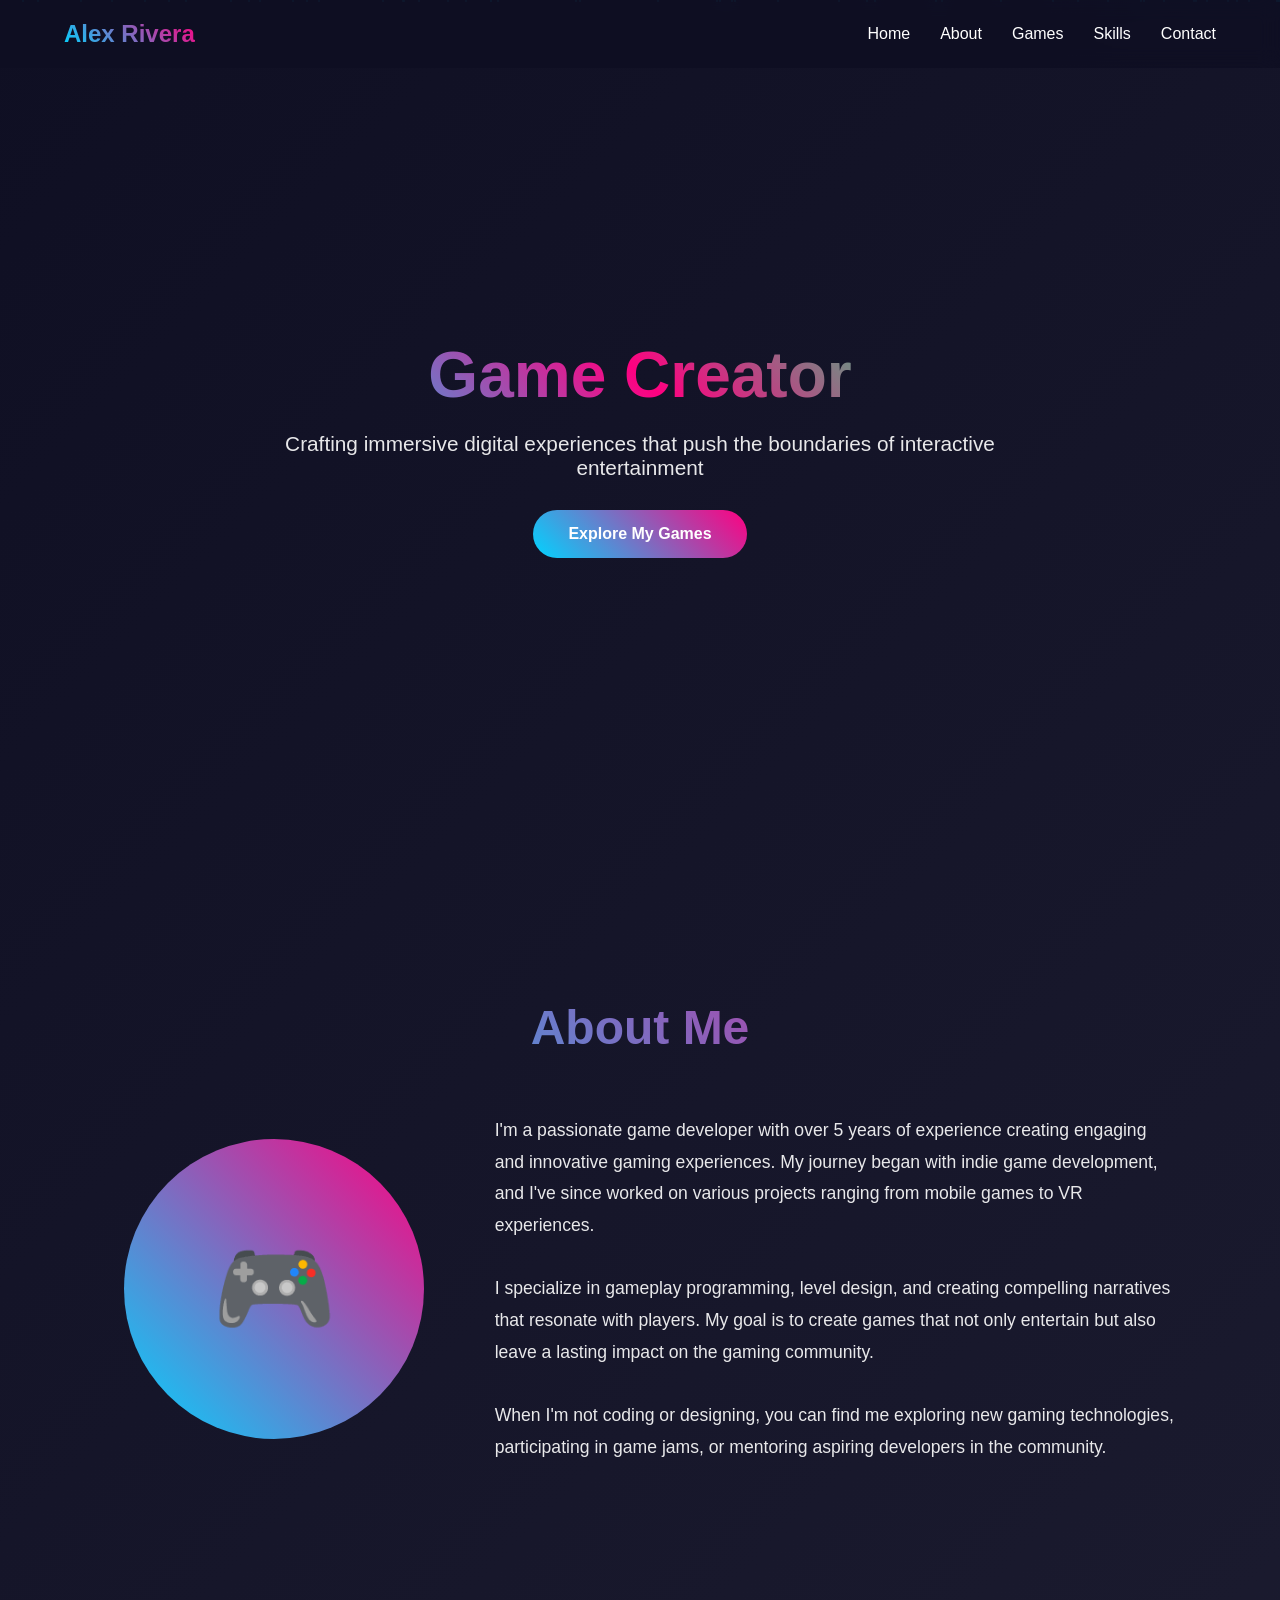
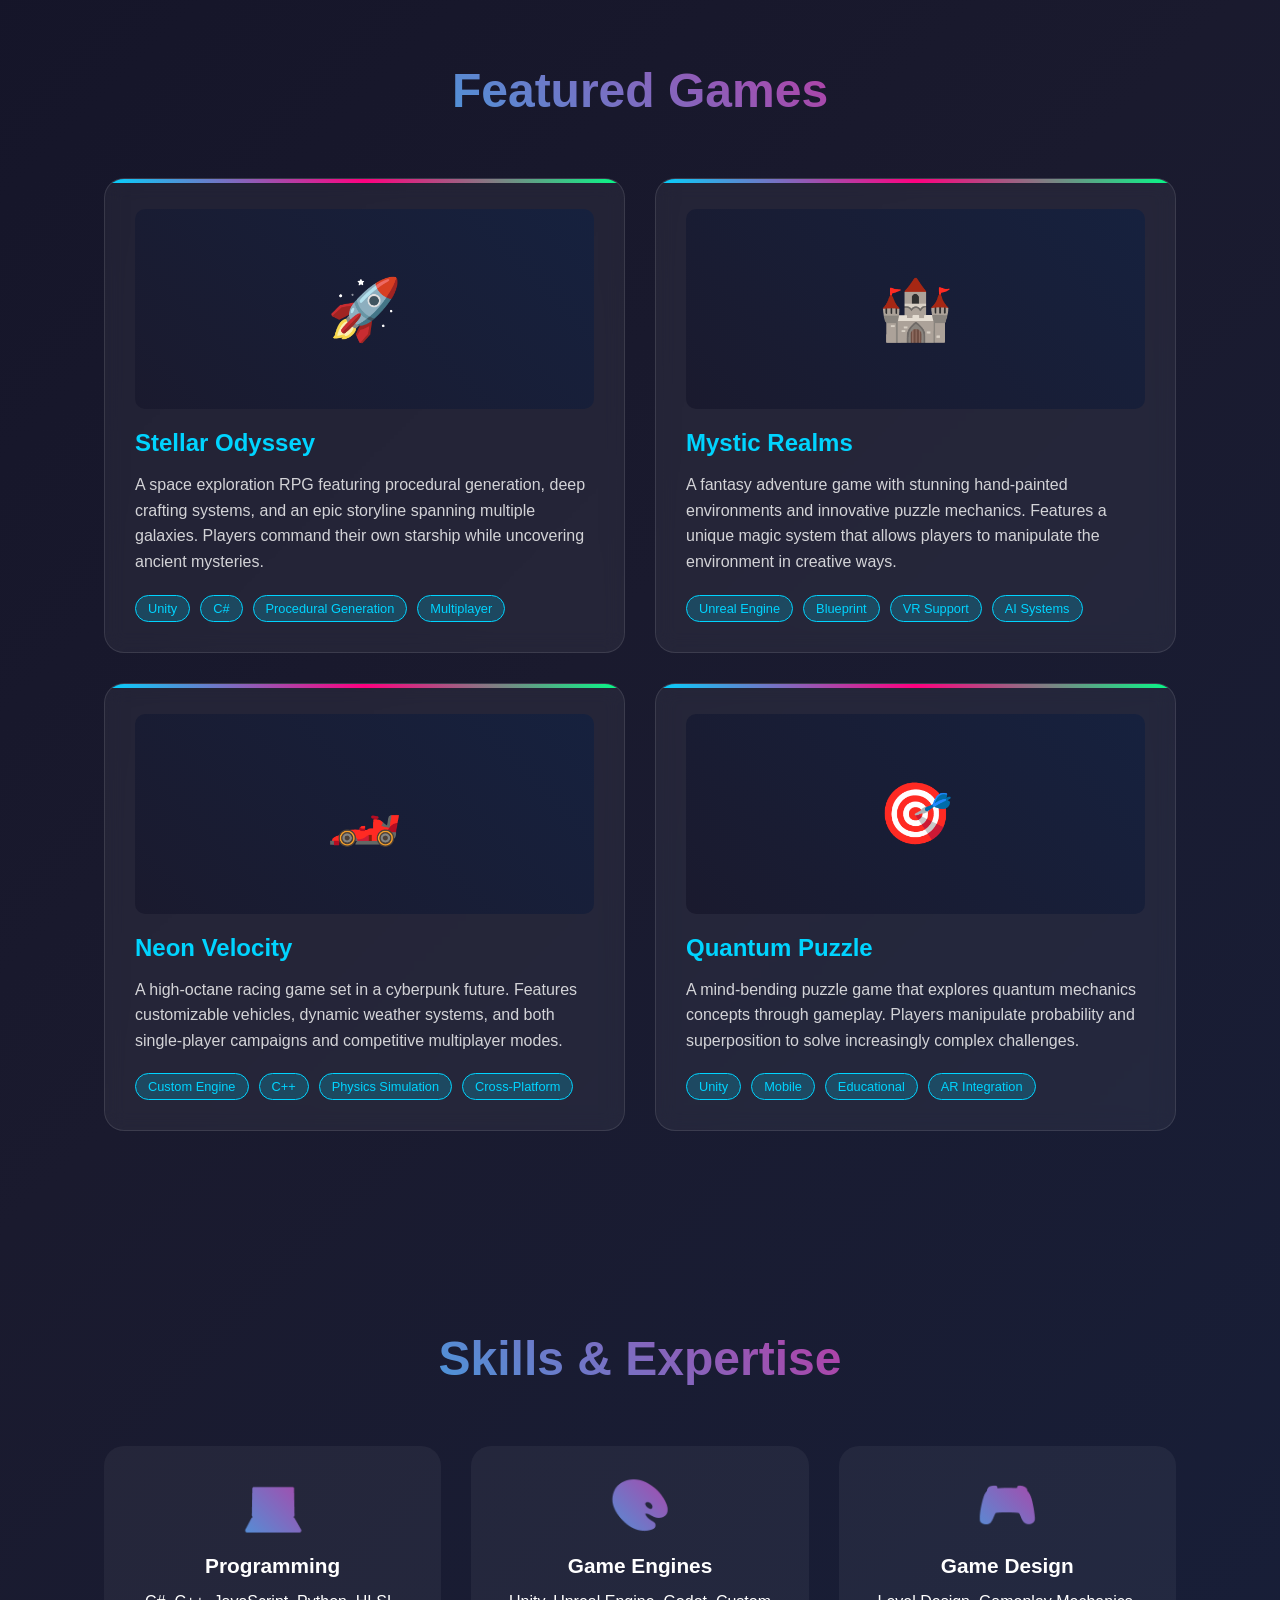
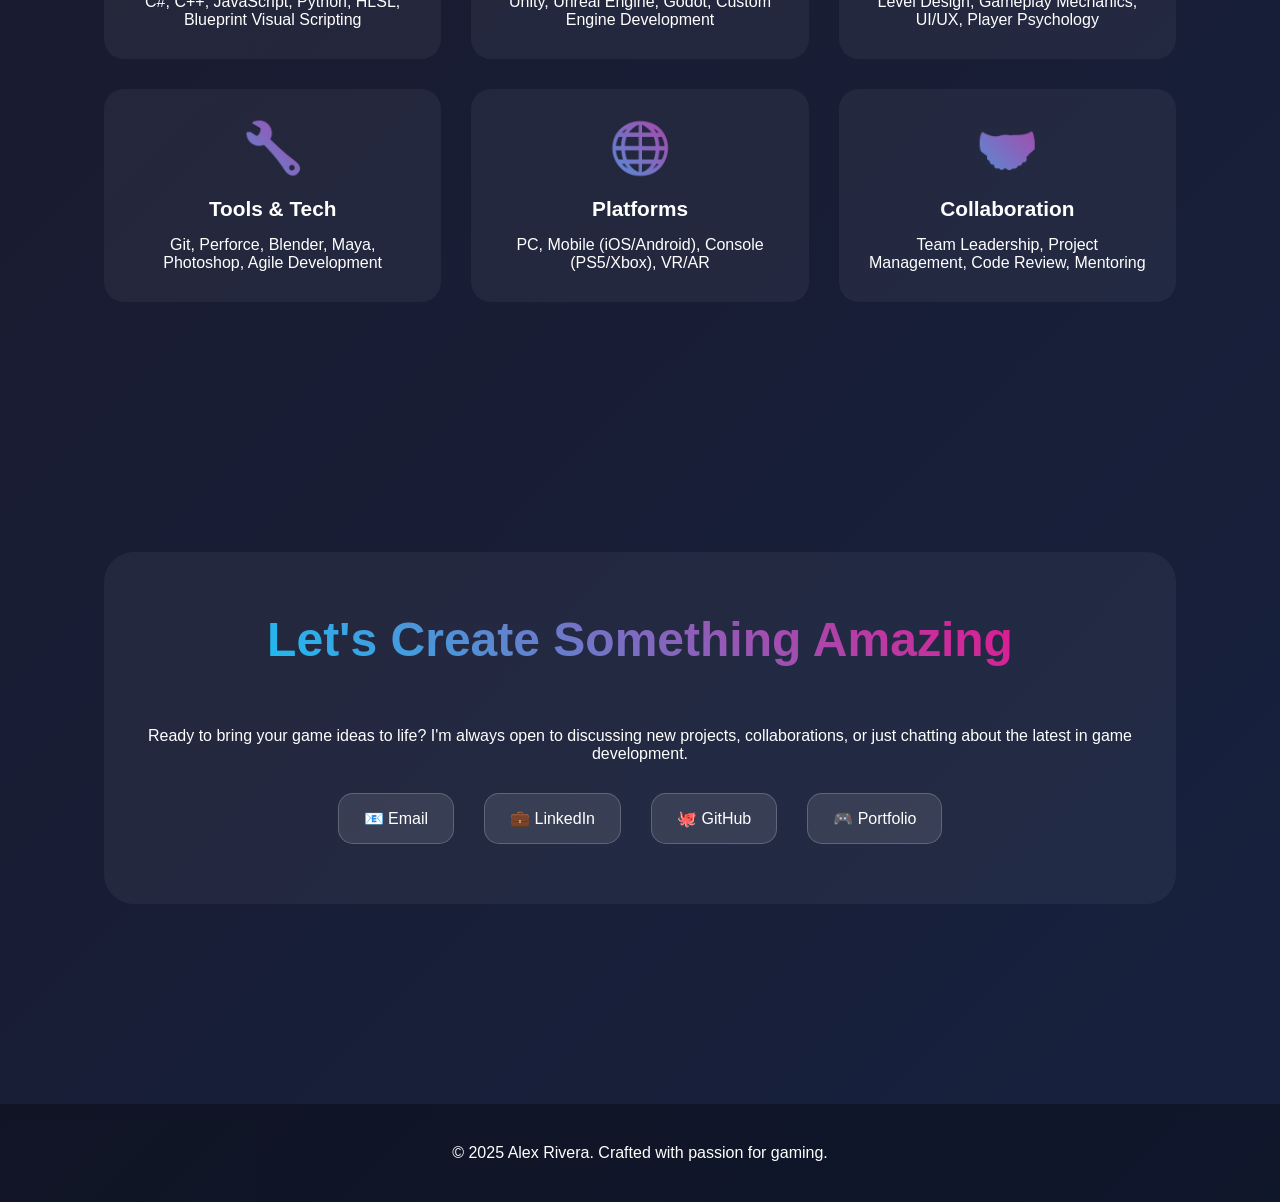
<file: game_creator_portfolio.html>
<!DOCTYPE html>
<html lang="en">
<head>
    <meta charset="UTF-8">
    <meta name="viewport" content="width=device-width, initial-scale=1.0">
    <title>Alex Rivera - Game Creator</title>
    <style>
        * {
            margin: 0;
            padding: 0;
            box-sizing: border-box;
        }

        body {
            font-family: 'Segoe UI', Tahoma, Geneva, Verdana, sans-serif;
            background: linear-gradient(135deg, #0f0f23 0%, #1a1a2e 50%, #16213e 100%);
            color: #ffffff;
            overflow-x: hidden;
        }

        /* Animated background particles */
        .particles {
            position: fixed;
            top: 0;
            left: 0;
            width: 100%;
            height: 100%;
            pointer-events: none;
            z-index: -1;
        }

        .particle {
            position: absolute;
            width: 2px;
            height: 2px;
            background: #00d4ff;
            border-radius: 50%;
            animation: float 6s infinite linear;
        }

        @keyframes float {
            0% { transform: translateY(100vh) rotate(0deg); opacity: 0; }
            10% { opacity: 1; }
            90% { opacity: 1; }
            100% { transform: translateY(-100px) rotate(360deg); opacity: 0; }
        }

        /* Navigation */
        nav {
            position: fixed;
            top: 0;
            width: 100%;
            padding: 20px 5%;
            background: rgba(15, 15, 35, 0.9);
            backdrop-filter: blur(10px);
            z-index: 1000;
            transition: all 0.3s ease;
        }

        nav.scrolled {
            padding: 15px 5%;
            background: rgba(15, 15, 35, 0.95);
        }

        .nav-container {
            display: flex;
            justify-content: space-between;
            align-items: center;
            max-width: 1200px;
            margin: 0 auto;
        }

        .logo {
            font-size: 24px;
            font-weight: bold;
            background: linear-gradient(45deg, #00d4ff, #ff0080);
            -webkit-background-clip: text;
            -webkit-text-fill-color: transparent;
            background-clip: text;
        }

        .nav-links {
            display: flex;
            list-style: none;
            gap: 30px;
        }

        .nav-links a {
            color: #ffffff;
            text-decoration: none;
            transition: all 0.3s ease;
            position: relative;
        }

        .nav-links a:hover {
            color: #00d4ff;
        }

        .nav-links a::after {
            content: '';
            position: absolute;
            bottom: -5px;
            left: 0;
            width: 0;
            height: 2px;
            background: linear-gradient(45deg, #00d4ff, #ff0080);
            transition: width 0.3s ease;
        }

        .nav-links a:hover::after {
            width: 100%;
        }

        /* Hero Section */
        .hero {
            height: 100vh;
            display: flex;
            align-items: center;
            justify-content: center;
            text-align: center;
            position: relative;
        }

        .hero-content {
            max-width: 800px;
            padding: 0 20px;
        }

        .hero h1 {
            font-size: 4rem;
            margin-bottom: 20px;
            background: linear-gradient(45deg, #00d4ff, #ff0080, #00ff88);
            -webkit-background-clip: text;
            -webkit-text-fill-color: transparent;
            background-clip: text;
            animation: glow 2s ease-in-out infinite alternate;
        }

        @keyframes glow {
            from { filter: drop-shadow(0 0 20px rgba(0, 212, 255, 0.5)); }
            to { filter: drop-shadow(0 0 30px rgba(255, 0, 128, 0.5)); }
        }

        .hero p {
            font-size: 1.3rem;
            margin-bottom: 30px;
            opacity: 0.9;
        }

        .cta-button {
            display: inline-block;
            padding: 15px 35px;
            background: linear-gradient(45deg, #00d4ff, #ff0080);
            color: white;
            text-decoration: none;
            border-radius: 50px;
            font-weight: bold;
            transition: all 0.3s ease;
            position: relative;
            overflow: hidden;
        }

        .cta-button:hover {
            transform: translateY(-3px);
            box-shadow: 0 15px 35px rgba(0, 212, 255, 0.4);
        }

        .cta-button::before {
            content: '';
            position: absolute;
            top: 0;
            left: -100%;
            width: 100%;
            height: 100%;
            background: linear-gradient(90deg, transparent, rgba(255, 255, 255, 0.2), transparent);
            transition: left 0.5s;
        }

        .cta-button:hover::before {
            left: 100%;
        }

        /* Section Styles */
        .section {
            padding: 100px 5%;
            max-width: 1200px;
            margin: 0 auto;
        }

        .section h2 {
            font-size: 3rem;
            text-align: center;
            margin-bottom: 60px;
            background: linear-gradient(45deg, #00d4ff, #ff0080);
            -webkit-background-clip: text;
            -webkit-text-fill-color: transparent;
            background-clip: text;
        }

        /* About Section */
        .about-content {
            display: grid;
            grid-template-columns: 1fr 2fr;
            gap: 50px;
            align-items: center;
        }

        .about-image {
            width: 300px;
            height: 300px;
            border-radius: 50%;
            background: linear-gradient(45deg, #00d4ff, #ff0080);
            display: flex;
            align-items: center;
            justify-content: center;
            font-size: 100px;
            margin: 0 auto;
        }

        .about-text {
            font-size: 1.1rem;
            line-height: 1.8;
            opacity: 0.9;
        }

        /* Games Grid */
        .games-grid {
            display: grid;
            grid-template-columns: repeat(auto-fit, minmax(350px, 1fr));
            gap: 30px;
            margin-top: 50px;
        }

        .game-card {
            background: rgba(255, 255, 255, 0.05);
            border-radius: 20px;
            padding: 30px;
            backdrop-filter: blur(10px);
            border: 1px solid rgba(255, 255, 255, 0.1);
            transition: all 0.3s ease;
            position: relative;
            overflow: hidden;
        }

        .game-card:hover {
            transform: translateY(-10px);
            background: rgba(255, 255, 255, 0.1);
            box-shadow: 0 20px 40px rgba(0, 212, 255, 0.2);
        }

        .game-card::before {
            content: '';
            position: absolute;
            top: 0;
            left: 0;
            right: 0;
            height: 4px;
            background: linear-gradient(45deg, #00d4ff, #ff0080, #00ff88);
        }

        .game-image {
            width: 100%;
            height: 200px;
            background: linear-gradient(45deg, #1a1a2e, #16213e);
            border-radius: 10px;
            margin-bottom: 20px;
            display: flex;
            align-items: center;
            justify-content: center;
            font-size: 60px;
        }

        .game-card h3 {
            font-size: 1.5rem;
            margin-bottom: 15px;
            color: #00d4ff;
        }

        .game-card p {
            opacity: 0.8;
            line-height: 1.6;
            margin-bottom: 20px;
        }

        .tech-stack {
            display: flex;
            flex-wrap: wrap;
            gap: 10px;
        }

        .tech-tag {
            background: rgba(0, 212, 255, 0.2);
            color: #00d4ff;
            padding: 5px 12px;
            border-radius: 20px;
            font-size: 0.8rem;
            border: 1px solid #00d4ff;
        }

        /* Skills Section */
        .skills-grid {
            display: grid;
            grid-template-columns: repeat(auto-fit, minmax(250px, 1fr));
            gap: 30px;
            margin-top: 50px;
        }

        .skill-item {
            text-align: center;
            padding: 30px;
            background: rgba(255, 255, 255, 0.05);
            border-radius: 20px;
            transition: all 0.3s ease;
        }

        .skill-item:hover {
            transform: translateY(-5px);
            background: rgba(255, 255, 255, 0.1);
        }

        .skill-icon {
            font-size: 50px;
            margin-bottom: 20px;
            background: linear-gradient(45deg, #00d4ff, #ff0080);
            -webkit-background-clip: text;
            -webkit-text-fill-color: transparent;
            background-clip: text;
        }

        .skill-item h3 {
            font-size: 1.3rem;
            margin-bottom: 15px;
        }

        /* Contact Section */
        .contact {
            text-align: center;
            background: rgba(255, 255, 255, 0.05);
            border-radius: 30px;
            padding: 60px 40px;
            margin-top: 50px;
        }

        .contact-links {
            display: flex;
            justify-content: center;
            gap: 30px;
            margin-top: 30px;
        }

        .contact-link {
            display: inline-block;
            padding: 15px 25px;
            background: rgba(255, 255, 255, 0.1);
            color: white;
            text-decoration: none;
            border-radius: 15px;
            transition: all 0.3s ease;
            border: 1px solid rgba(255, 255, 255, 0.2);
        }

        .contact-link:hover {
            background: rgba(0, 212, 255, 0.2);
            border-color: #00d4ff;
            transform: translateY(-3px);
        }

        /* Footer */
        footer {
            text-align: center;
            padding: 40px 20px;
            background: rgba(0, 0, 0, 0.3);
            margin-top: 100px;
        }

        /* Responsive Design */
        @media (max-width: 768px) {
            .nav-links {
                gap: 20px;
            }
            
            .hero h1 {
                font-size: 2.5rem;
            }
            
            .section h2 {
                font-size: 2rem;
            }
            
            .about-content {
                grid-template-columns: 1fr;
                text-align: center;
            }
            
            .contact-links {
                flex-direction: column;
                align-items: center;
            }
        }
    </style>
</head>
<body>
    <!-- Animated Background -->
    <div class="particles" id="particles"></div>

    <!-- Navigation -->
    <nav id="navbar">
        <div class="nav-container">
            <div class="logo">Alex Rivera</div>
            <ul class="nav-links">
                <li><a href="#home">Home</a></li>
                <li><a href="#about">About</a></li>
                <li><a href="#games">Games</a></li>
                <li><a href="#skills">Skills</a></li>
                <li><a href="#contact">Contact</a></li>
            </ul>
        </div>
    </nav>

    <!-- Hero Section -->
    <section id="home" class="hero">
        <div class="hero-content">
            <h1>Game Creator</h1>
            <p>Crafting immersive digital experiences that push the boundaries of interactive entertainment</p>
            <a href="#games" class="cta-button">Explore My Games</a>
        </div>
    </section>

    <!-- About Section -->
    <section id="about" class="section">
        <h2>About Me</h2>
        <div class="about-content">
            <div class="about-image">🎮</div>
            <div class="about-text">
                <p>I'm a passionate game developer with over 5 years of experience creating engaging and innovative gaming experiences. My journey began with indie game development, and I've since worked on various projects ranging from mobile games to VR experiences.</p>
                <br>
                <p>I specialize in gameplay programming, level design, and creating compelling narratives that resonate with players. My goal is to create games that not only entertain but also leave a lasting impact on the gaming community.</p>
                <br>
                <p>When I'm not coding or designing, you can find me exploring new gaming technologies, participating in game jams, or mentoring aspiring developers in the community.</p>
            </div>
        </div>
    </section>

    <!-- Games Section -->
    <section id="games" class="section">
        <h2>Featured Games</h2>
        <div class="games-grid">
            <div class="game-card">
                <div class="game-image">🚀</div>
                <h3>Stellar Odyssey</h3>
                <p>A space exploration RPG featuring procedural generation, deep crafting systems, and an epic storyline spanning multiple galaxies. Players command their own starship while uncovering ancient mysteries.</p>
                <div class="tech-stack">
                    <span class="tech-tag">Unity</span>
                    <span class="tech-tag">C#</span>
                    <span class="tech-tag">Procedural Generation</span>
                    <span class="tech-tag">Multiplayer</span>
                </div>
            </div>

            <div class="game-card">
                <div class="game-image">🏰</div>
                <h3>Mystic Realms</h3>
                <p>A fantasy adventure game with stunning hand-painted environments and innovative puzzle mechanics. Features a unique magic system that allows players to manipulate the environment in creative ways.</p>
                <div class="tech-stack">
                    <span class="tech-tag">Unreal Engine</span>
                    <span class="tech-tag">Blueprint</span>
                    <span class="tech-tag">VR Support</span>
                    <span class="tech-tag">AI Systems</span>
                </div>
            </div>

            <div class="game-card">
                <div class="game-image">🏎️</div>
                <h3>Neon Velocity</h3>
                <p>A high-octane racing game set in a cyberpunk future. Features customizable vehicles, dynamic weather systems, and both single-player campaigns and competitive multiplayer modes.</p>
                <div class="tech-stack">
                    <span class="tech-tag">Custom Engine</span>
                    <span class="tech-tag">C++</span>
                    <span class="tech-tag">Physics Simulation</span>
                    <span class="tech-tag">Cross-Platform</span>
                </div>
            </div>

            <div class="game-card">
                <div class="game-image">🎯</div>
                <h3>Quantum Puzzle</h3>
                <p>A mind-bending puzzle game that explores quantum mechanics concepts through gameplay. Players manipulate probability and superposition to solve increasingly complex challenges.</p>
                <div class="tech-stack">
                    <span class="tech-tag">Unity</span>
                    <span class="tech-tag">Mobile</span>
                    <span class="tech-tag">Educational</span>
                    <span class="tech-tag">AR Integration</span>
                </div>
            </div>
        </div>
    </section>

    <!-- Skills Section -->
    <section id="skills" class="section">
        <h2>Skills & Expertise</h2>
        <div class="skills-grid">
            <div class="skill-item">
                <div class="skill-icon">💻</div>
                <h3>Programming</h3>
                <p>C#, C++, JavaScript, Python, HLSL, Blueprint Visual Scripting</p>
            </div>
            <div class="skill-item">
                <div class="skill-icon">🎨</div>
                <h3>Game Engines</h3>
                <p>Unity, Unreal Engine, Godot, Custom Engine Development</p>
            </div>
            <div class="skill-item">
                <div class="skill-icon">🎮</div>
                <h3>Game Design</h3>
                <p>Level Design, Gameplay Mechanics, UI/UX, Player Psychology</p>
            </div>
            <div class="skill-item">
                <div class="skill-icon">🔧</div>
                <h3>Tools & Tech</h3>
                <p>Git, Perforce, Blender, Maya, Photoshop, Agile Development</p>
            </div>
            <div class="skill-item">
                <div class="skill-icon">🌐</div>
                <h3>Platforms</h3>
                <p>PC, Mobile (iOS/Android), Console (PS5/Xbox), VR/AR</p>
            </div>
            <div class="skill-item">
                <div class="skill-icon">🤝</div>
                <h3>Collaboration</h3>
                <p>Team Leadership, Project Management, Code Review, Mentoring</p>
            </div>
        </div>
    </section>

    <!-- Contact Section -->
    <section id="contact" class="section">
        <div class="contact">
            <h2>Let's Create Something Amazing</h2>
            <p>Ready to bring your game ideas to life? I'm always open to discussing new projects, collaborations, or just chatting about the latest in game development.</p>
            <div class="contact-links">
                <a href="mailto:alex@gamedev.com" class="contact-link">📧 Email</a>
                <a href="#" class="contact-link">💼 LinkedIn</a>
                <a href="#" class="contact-link">🐙 GitHub</a>
                <a href="#" class="contact-link">🎮 Portfolio</a>
            </div>
        </div>
    </section>

    <!-- Footer -->
    <footer>
        <p>&copy; 2025 Alex Rivera. Crafted with passion for gaming.</p>
    </footer>

    <script>
        // Create floating particles
        function createParticles() {
            const particlesContainer = document.getElementById('particles');
            const particleCount = 50;

            for (let i = 0; i < particleCount; i++) {
                const particle = document.createElement('div');
                particle.className = 'particle';
                particle.style.left = Math.random() * 100 + '%';
                particle.style.animationDelay = Math.random() * 6 + 's';
                particle.style.animationDuration = (Math.random() * 3 + 3) + 's';
                particlesContainer.appendChild(particle);
            }
        }

        // Navbar scroll effect
        window.addEventListener('scroll', () => {
            const navbar = document.getElementById('navbar');
            if (window.scrollY > 100) {
                navbar.classList.add('scrolled');
            } else {
                navbar.classList.remove('scrolled');
            }
        });

        // Smooth scrolling for navigation links
        document.querySelectorAll('a[href^="#"]').forEach(anchor => {
            anchor.addEventListener('click', function (e) {
                e.preventDefault();
                const target = document.querySelector(this.getAttribute('href'));
                if (target) {
                    target.scrollIntoView({
                        behavior: 'smooth',
                        block: 'start'
                    });
                }
            });
        });

        // Initialize particles when page loads
        window.addEventListener('load', createParticles);

        // Add hover effects to game cards
        document.querySelectorAll('.game-card').forEach(card => {
            card.addEventListener('mouseenter', function() {
                this.style.transform = 'translateY(-10px) scale(1.02)';
            });
            
            card.addEventListener('mouseleave', function() {
                this.style.transform = 'translateY(0) scale(1)';
            });
        });

        // Intersection Observer for animations
        const observerOptions = {
            threshold: 0.1,
            rootMargin: '0px 0px -50px 0px'
        };

        const observer = new IntersectionObserver((entries) => {
            entries.forEach(entry => {
                if (entry.isIntersecting) {
                    entry.target.style.opacity = '1';
                    entry.target.style.transform = 'translateY(0)';
                }
            });
        }, observerOptions);

        // Observe sections for scroll animations
        document.querySelectorAll('.section').forEach(section => {
            section.style.opacity = '0';
            section.style.transform = 'translateY(20px)';
            section.style.transition = 'opacity 0.6s ease, transform 0.6s ease';
            observer.observe(section);
        });
    </script>
</body>
</html>
</file>
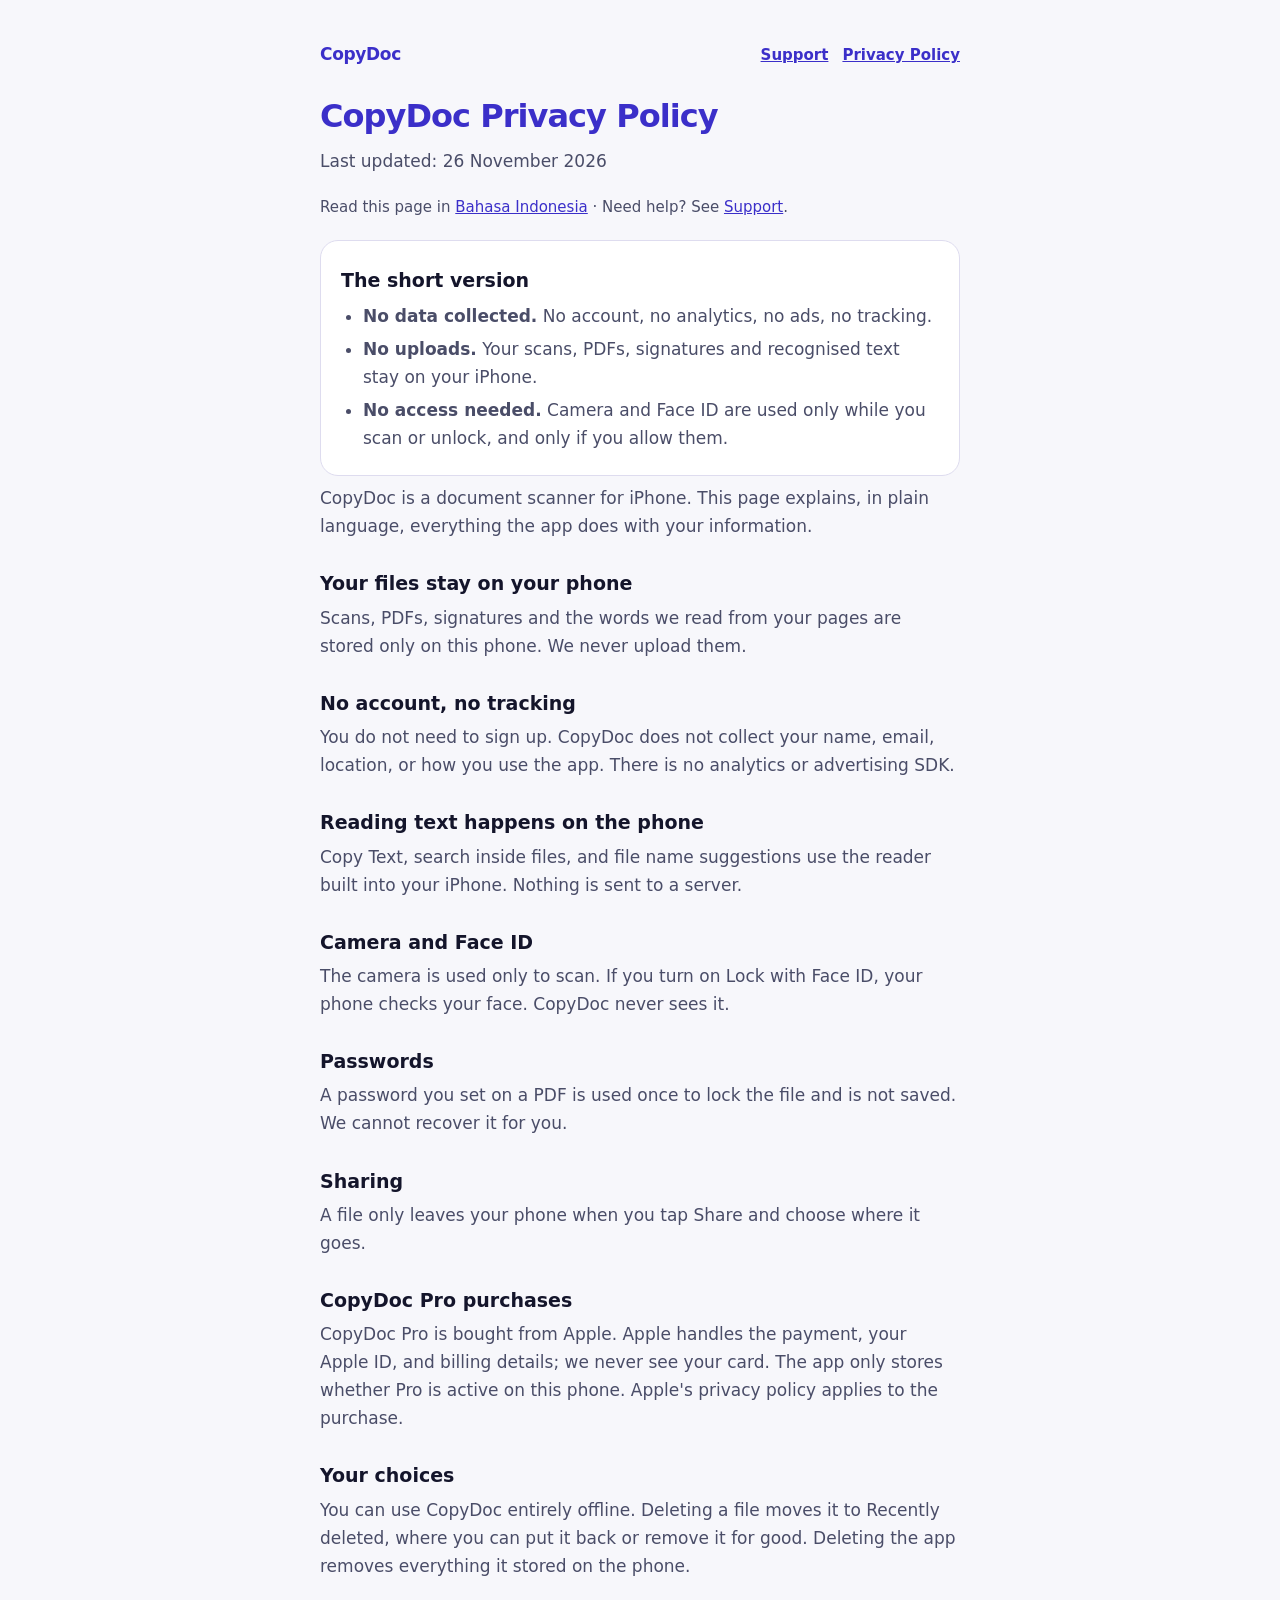
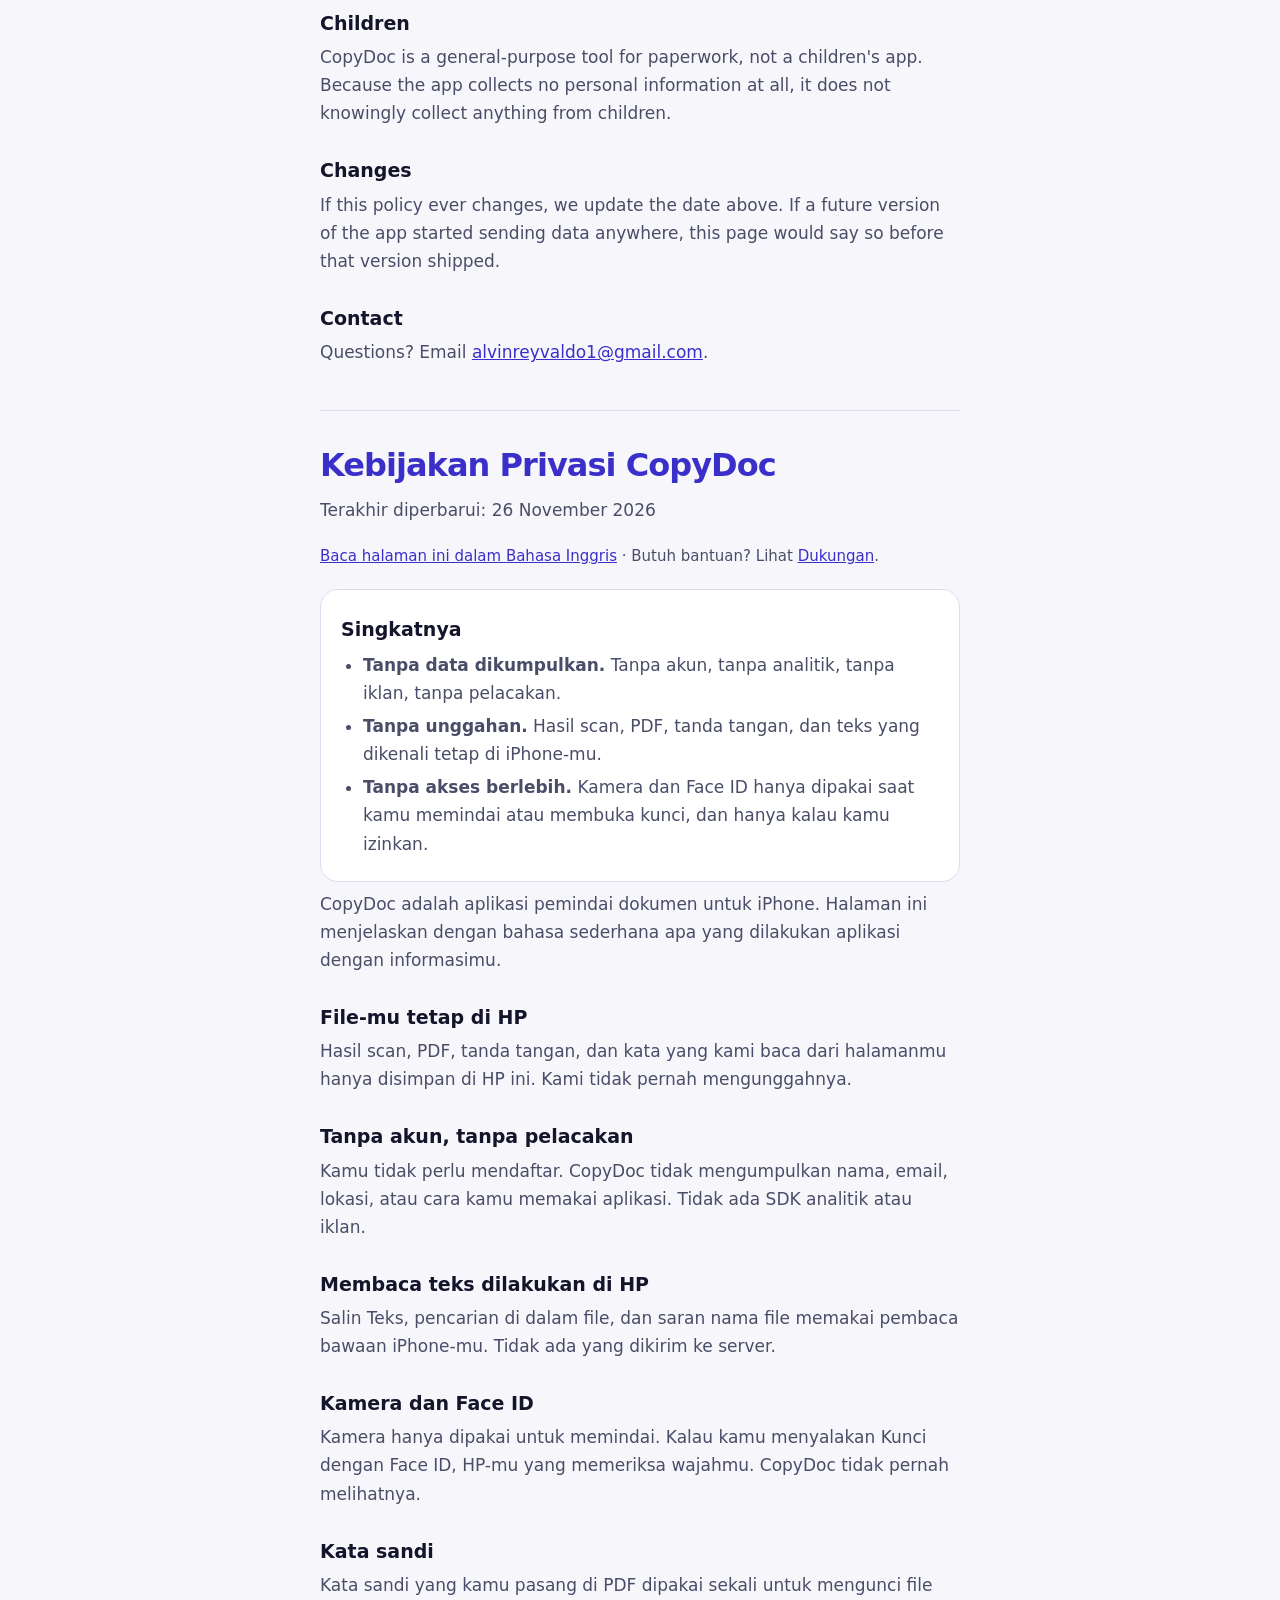
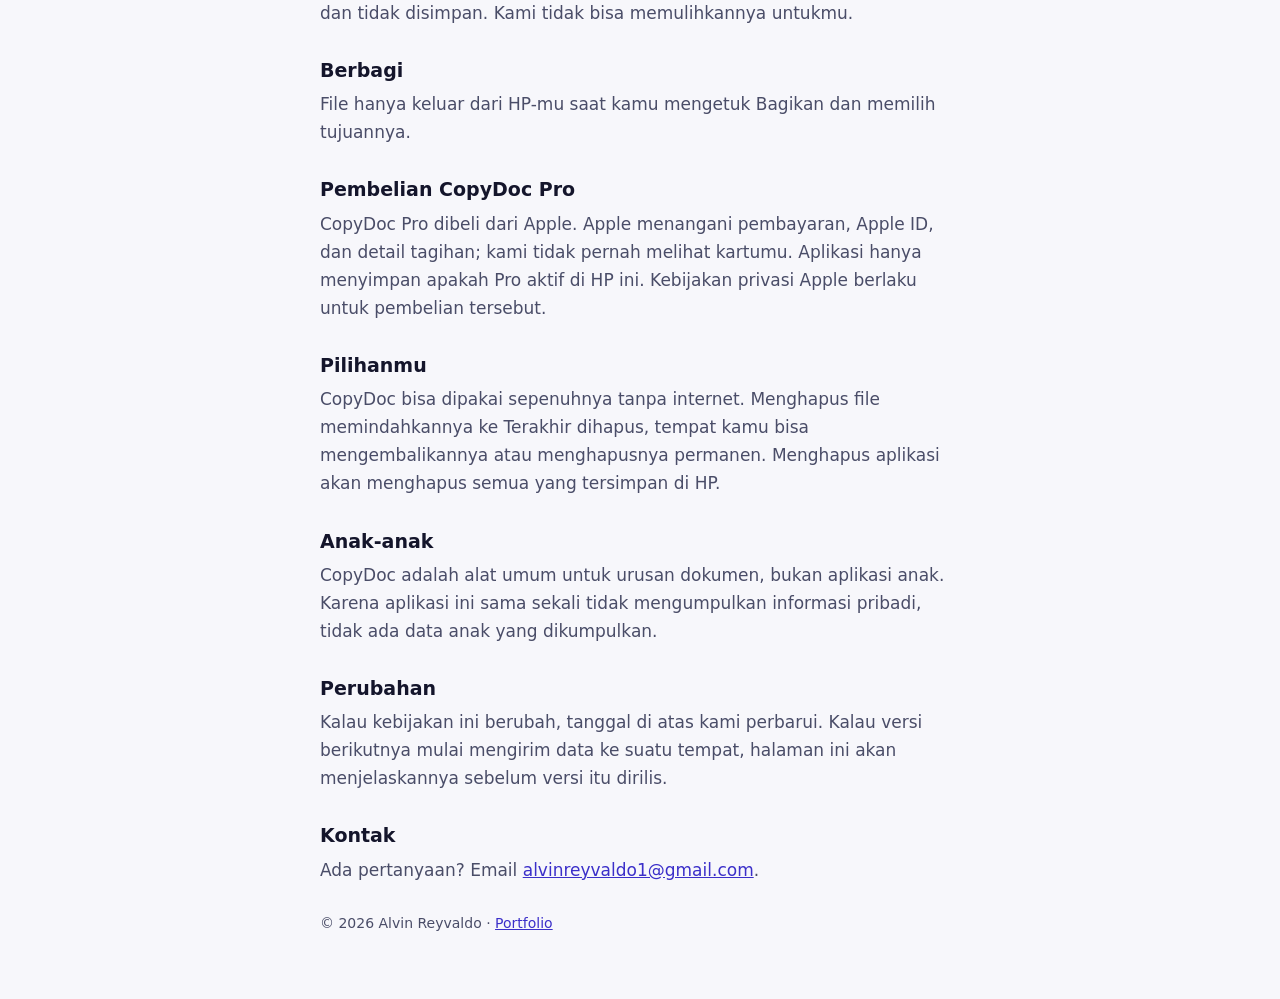
<file: copydoc/privacy.html>
<!doctype html>
<html lang="en">
<head>
  <meta charset="utf-8">
  <meta name="viewport" content="width=device-width, initial-scale=1">
  <title>CopyDoc — Privacy Policy</title>
  <style>
    :root { --bg:#f7f7fb; --text:#14152b; --muted:#4a4d68; --brand:#3b2fc9; --line:#dedcef; --card:#ffffff; }
    @media (prefers-color-scheme: dark) { :root { --bg:#0e0f1f; --text:#f2f2f8; --muted:#a5a7c0; --brand:#a9a3ff; --line:#2c2d48; --card:#17182d; } }
    * { box-sizing: border-box; }
    body { margin:0; background:var(--bg); color:var(--text); font:17px/1.65 -apple-system, system-ui, sans-serif; }
    main { max-width:680px; margin:0 auto; padding:40px 20px 64px; }
    header { display:flex; justify-content:space-between; align-items:center; gap:12px; margin-bottom:22px; flex-wrap:wrap; }
    .brand { font-weight:800; color:var(--brand); letter-spacing:-.02em; }
    nav a { margin-left:14px; font-size:15px; font-weight:600; }
    h1 { font-size:32px; margin:0 0 4px; color:var(--brand); letter-spacing:-.03em; }
    h2 { font-size:19px; margin:28px 0 4px; }
    p { margin:0; color:var(--muted); }
    .date { margin-bottom:20px; }
    .jump { margin:0 0 20px; font-size:15px; }
    .summary { background:var(--card); border:1px solid var(--line); border-radius:18px; padding:18px 20px; margin:0 0 8px; }
    .summary h2 { margin:6px 0; }
    .summary ul { margin:0; padding-left:22px; color:var(--muted); }
    .summary li { margin:5px 0; }
    .lang { margin-top:44px; padding-top:28px; border-top:1px solid var(--line); }
    a { color:var(--brand); }
    footer { margin-top:28px; font-size:14px; color:var(--muted); }
  </style>
</head>
<body id="top">
  <main>
    <header>
      <span class="brand">CopyDoc</span>
      <nav><a href="support.html">Support</a><a href="privacy.html" aria-current="page">Privacy Policy</a></nav>
    </header>

    <h1>CopyDoc Privacy Policy</h1>
    <p class="date">Last updated: 26 November 2026</p>
    <p class="jump">Read this page in <a href="#id" lang="id">Bahasa Indonesia</a> &middot; Need help? See <a href="support.html">Support</a>.</p>

    <div class="summary">
      <h2>The short version</h2>
      <ul>
        <li><strong>No data collected.</strong> No account, no analytics, no ads, no tracking.</li>
        <li><strong>No uploads.</strong> Your scans, PDFs, signatures and recognised text stay on your iPhone.</li>
        <li><strong>No access needed.</strong> Camera and Face ID are used only while you scan or unlock, and only if you allow them.</li>
      </ul>
    </div>
    <p>CopyDoc is a document scanner for iPhone. This page explains, in plain language, everything the app does with your information.</p>

    <h2>Your files stay on your phone</h2>
    <p>Scans, PDFs, signatures and the words we read from your pages are stored only on this phone. We never upload them.</p>

    <h2>No account, no tracking</h2>
    <p>You do not need to sign up. CopyDoc does not collect your name, email, location, or how you use the app. There is no analytics or advertising SDK.</p>

    <h2>Reading text happens on the phone</h2>
    <p>Copy Text, search inside files, and file name suggestions use the reader built into your iPhone. Nothing is sent to a server.</p>

    <h2>Camera and Face ID</h2>
    <p>The camera is used only to scan. If you turn on Lock with Face ID, your phone checks your face. CopyDoc never sees it.</p>

    <h2>Passwords</h2>
    <p>A password you set on a PDF is used once to lock the file and is not saved. We cannot recover it for you.</p>

    <h2>Sharing</h2>
    <p>A file only leaves your phone when you tap Share and choose where it goes.</p>

    <h2>CopyDoc Pro purchases</h2>
    <p>CopyDoc Pro is bought from Apple. Apple handles the payment, your Apple ID, and billing details; we never see your card. The app only stores whether Pro is active on this phone. Apple's privacy policy applies to the purchase.</p>

    <h2>Your choices</h2>
    <p>You can use CopyDoc entirely offline. Deleting a file moves it to Recently deleted, where you can put it back or remove it for good. Deleting the app removes everything it stored on the phone.</p>

    <h2>Children</h2>
    <p>CopyDoc is a general-purpose tool for paperwork, not a children's app. Because the app collects no personal information at all, it does not knowingly collect anything from children.</p>

    <h2>Changes</h2>
    <p>If this policy ever changes, we update the date above. If a future version of the app started sending data anywhere, this page would say so before that version shipped.</p>

    <h2>Contact</h2>
    <p>Questions? Email <a href="mailto:alvinreyvaldo1@gmail.com?subject=CopyDoc%20Privacy">alvinreyvaldo1@gmail.com</a>.</p>

    <section class="lang" id="id" lang="id">
      <h1>Kebijakan Privasi CopyDoc</h1>
      <p class="date">Terakhir diperbarui: 26 November 2026</p>
      <p class="jump"><a href="#top" onclick="window.scrollTo(0,0);return false;">Baca halaman ini dalam Bahasa Inggris</a> &middot; Butuh bantuan? Lihat <a href="support.html">Dukungan</a>.</p>

      <div class="summary">
        <h2>Singkatnya</h2>
        <ul>
          <li><strong>Tanpa data dikumpulkan.</strong> Tanpa akun, tanpa analitik, tanpa iklan, tanpa pelacakan.</li>
          <li><strong>Tanpa unggahan.</strong> Hasil scan, PDF, tanda tangan, dan teks yang dikenali tetap di iPhone-mu.</li>
          <li><strong>Tanpa akses berlebih.</strong> Kamera dan Face ID hanya dipakai saat kamu memindai atau membuka kunci, dan hanya kalau kamu izinkan.</li>
        </ul>
      </div>
      <p>CopyDoc adalah aplikasi pemindai dokumen untuk iPhone. Halaman ini menjelaskan dengan bahasa sederhana apa yang dilakukan aplikasi dengan informasimu.</p>

      <h2>File-mu tetap di HP</h2>
      <p>Hasil scan, PDF, tanda tangan, dan kata yang kami baca dari halamanmu hanya disimpan di HP ini. Kami tidak pernah mengunggahnya.</p>

      <h2>Tanpa akun, tanpa pelacakan</h2>
      <p>Kamu tidak perlu mendaftar. CopyDoc tidak mengumpulkan nama, email, lokasi, atau cara kamu memakai aplikasi. Tidak ada SDK analitik atau iklan.</p>

      <h2>Membaca teks dilakukan di HP</h2>
      <p>Salin Teks, pencarian di dalam file, dan saran nama file memakai pembaca bawaan iPhone-mu. Tidak ada yang dikirim ke server.</p>

      <h2>Kamera dan Face ID</h2>
      <p>Kamera hanya dipakai untuk memindai. Kalau kamu menyalakan Kunci dengan Face ID, HP-mu yang memeriksa wajahmu. CopyDoc tidak pernah melihatnya.</p>

      <h2>Kata sandi</h2>
      <p>Kata sandi yang kamu pasang di PDF dipakai sekali untuk mengunci file dan tidak disimpan. Kami tidak bisa memulihkannya untukmu.</p>

      <h2>Berbagi</h2>
      <p>File hanya keluar dari HP-mu saat kamu mengetuk Bagikan dan memilih tujuannya.</p>

      <h2>Pembelian CopyDoc Pro</h2>
      <p>CopyDoc Pro dibeli dari Apple. Apple menangani pembayaran, Apple ID, dan detail tagihan; kami tidak pernah melihat kartumu. Aplikasi hanya menyimpan apakah Pro aktif di HP ini. Kebijakan privasi Apple berlaku untuk pembelian tersebut.</p>

      <h2>Pilihanmu</h2>
      <p>CopyDoc bisa dipakai sepenuhnya tanpa internet. Menghapus file memindahkannya ke Terakhir dihapus, tempat kamu bisa mengembalikannya atau menghapusnya permanen. Menghapus aplikasi akan menghapus semua yang tersimpan di HP.</p>

      <h2>Anak-anak</h2>
      <p>CopyDoc adalah alat umum untuk urusan dokumen, bukan aplikasi anak. Karena aplikasi ini sama sekali tidak mengumpulkan informasi pribadi, tidak ada data anak yang dikumpulkan.</p>

      <h2>Perubahan</h2>
      <p>Kalau kebijakan ini berubah, tanggal di atas kami perbarui. Kalau versi berikutnya mulai mengirim data ke suatu tempat, halaman ini akan menjelaskannya sebelum versi itu dirilis.</p>

      <h2>Kontak</h2>
      <p>Ada pertanyaan? Email <a href="mailto:alvinreyvaldo1@gmail.com?subject=CopyDoc%20Privacy">alvinreyvaldo1@gmail.com</a>.</p>
    </section>

    <footer>&copy; 2026 Alvin Reyvaldo &middot; <a href="../index.html">Portfolio</a></footer>
  </main>
</body>
</html>
</file>
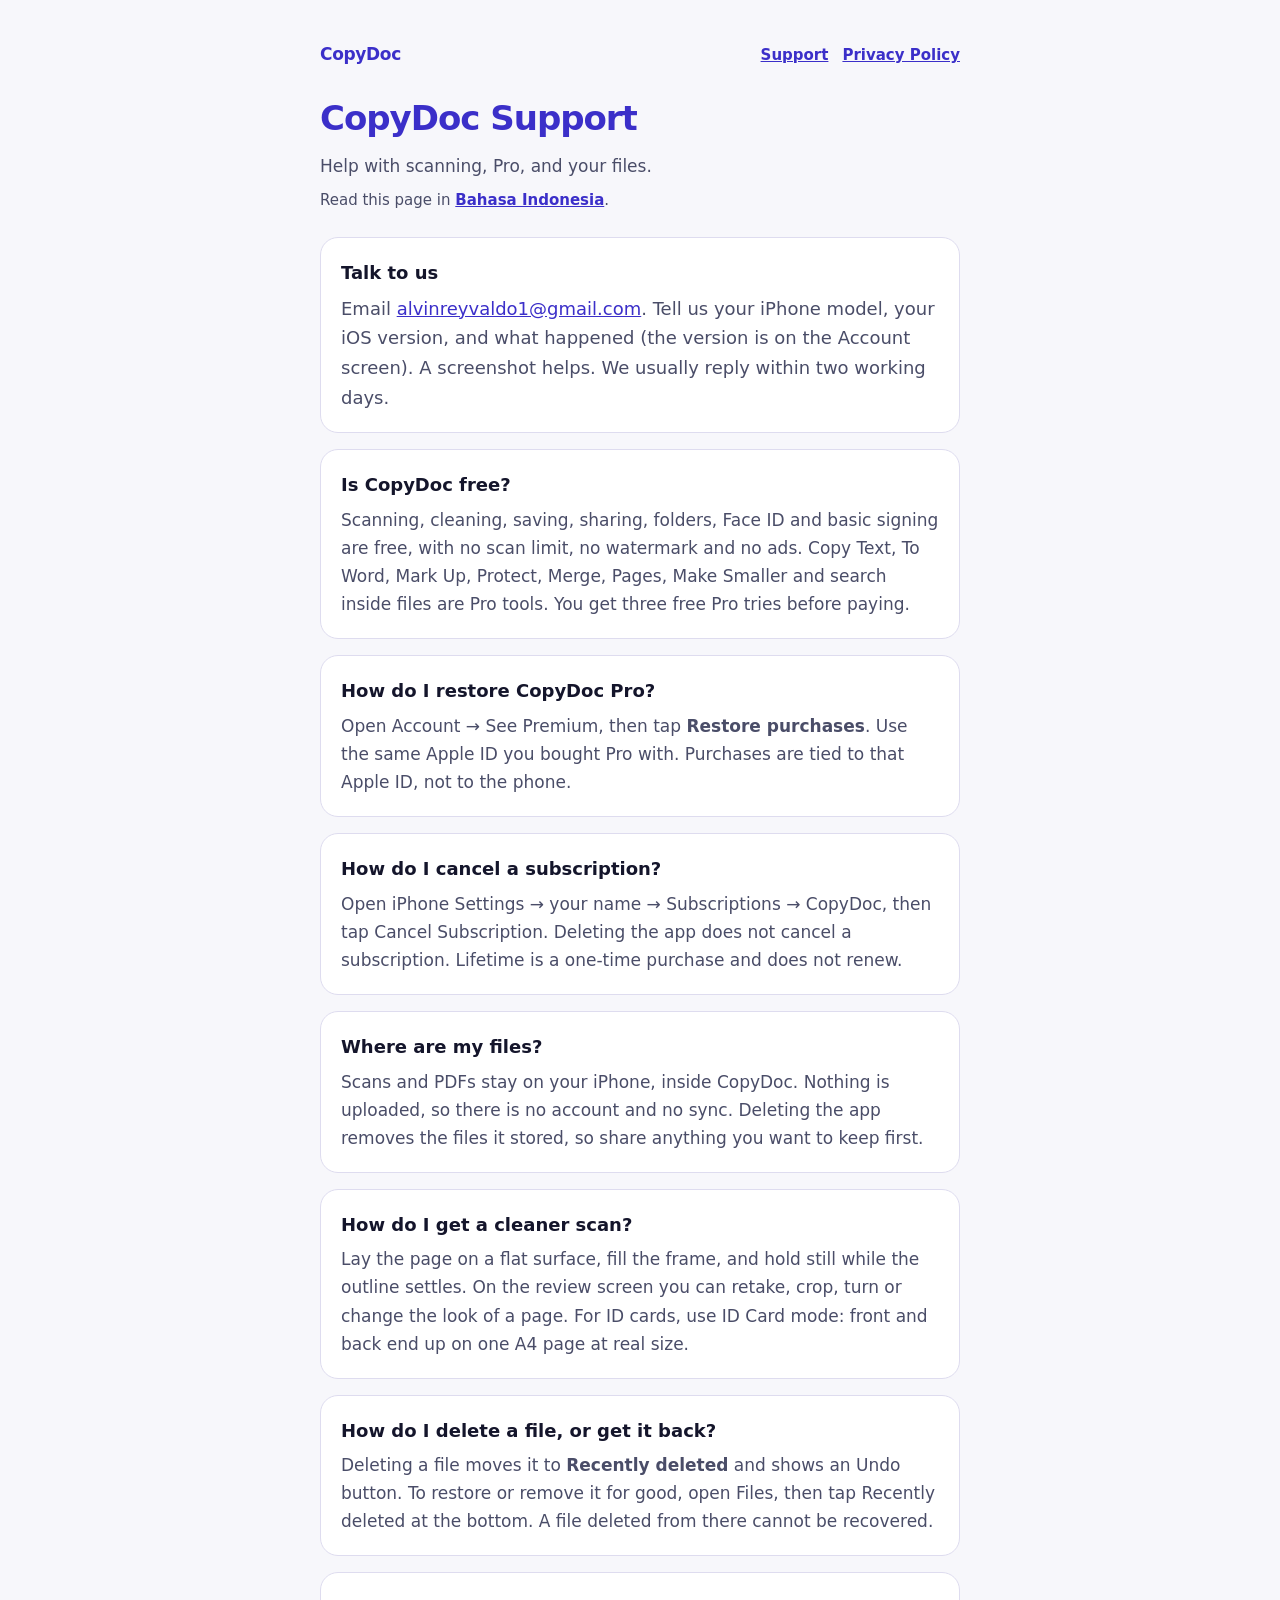
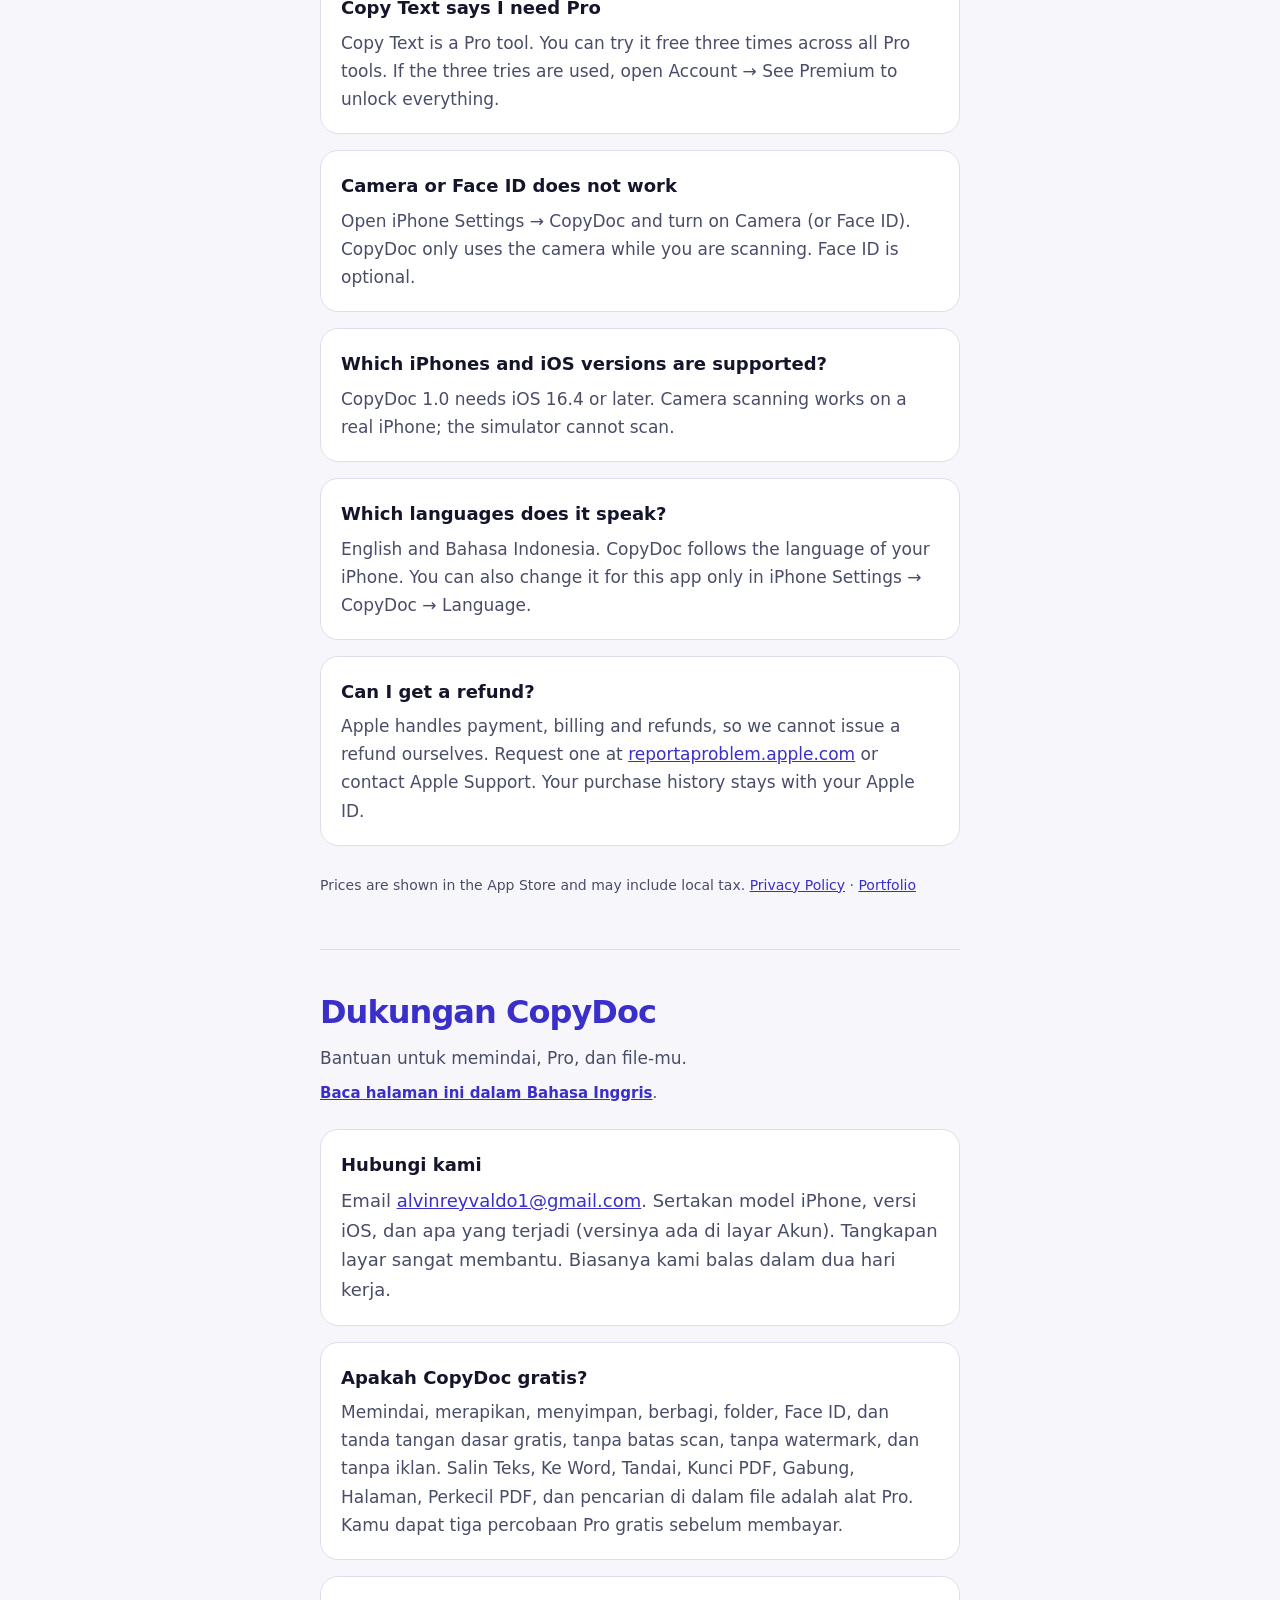
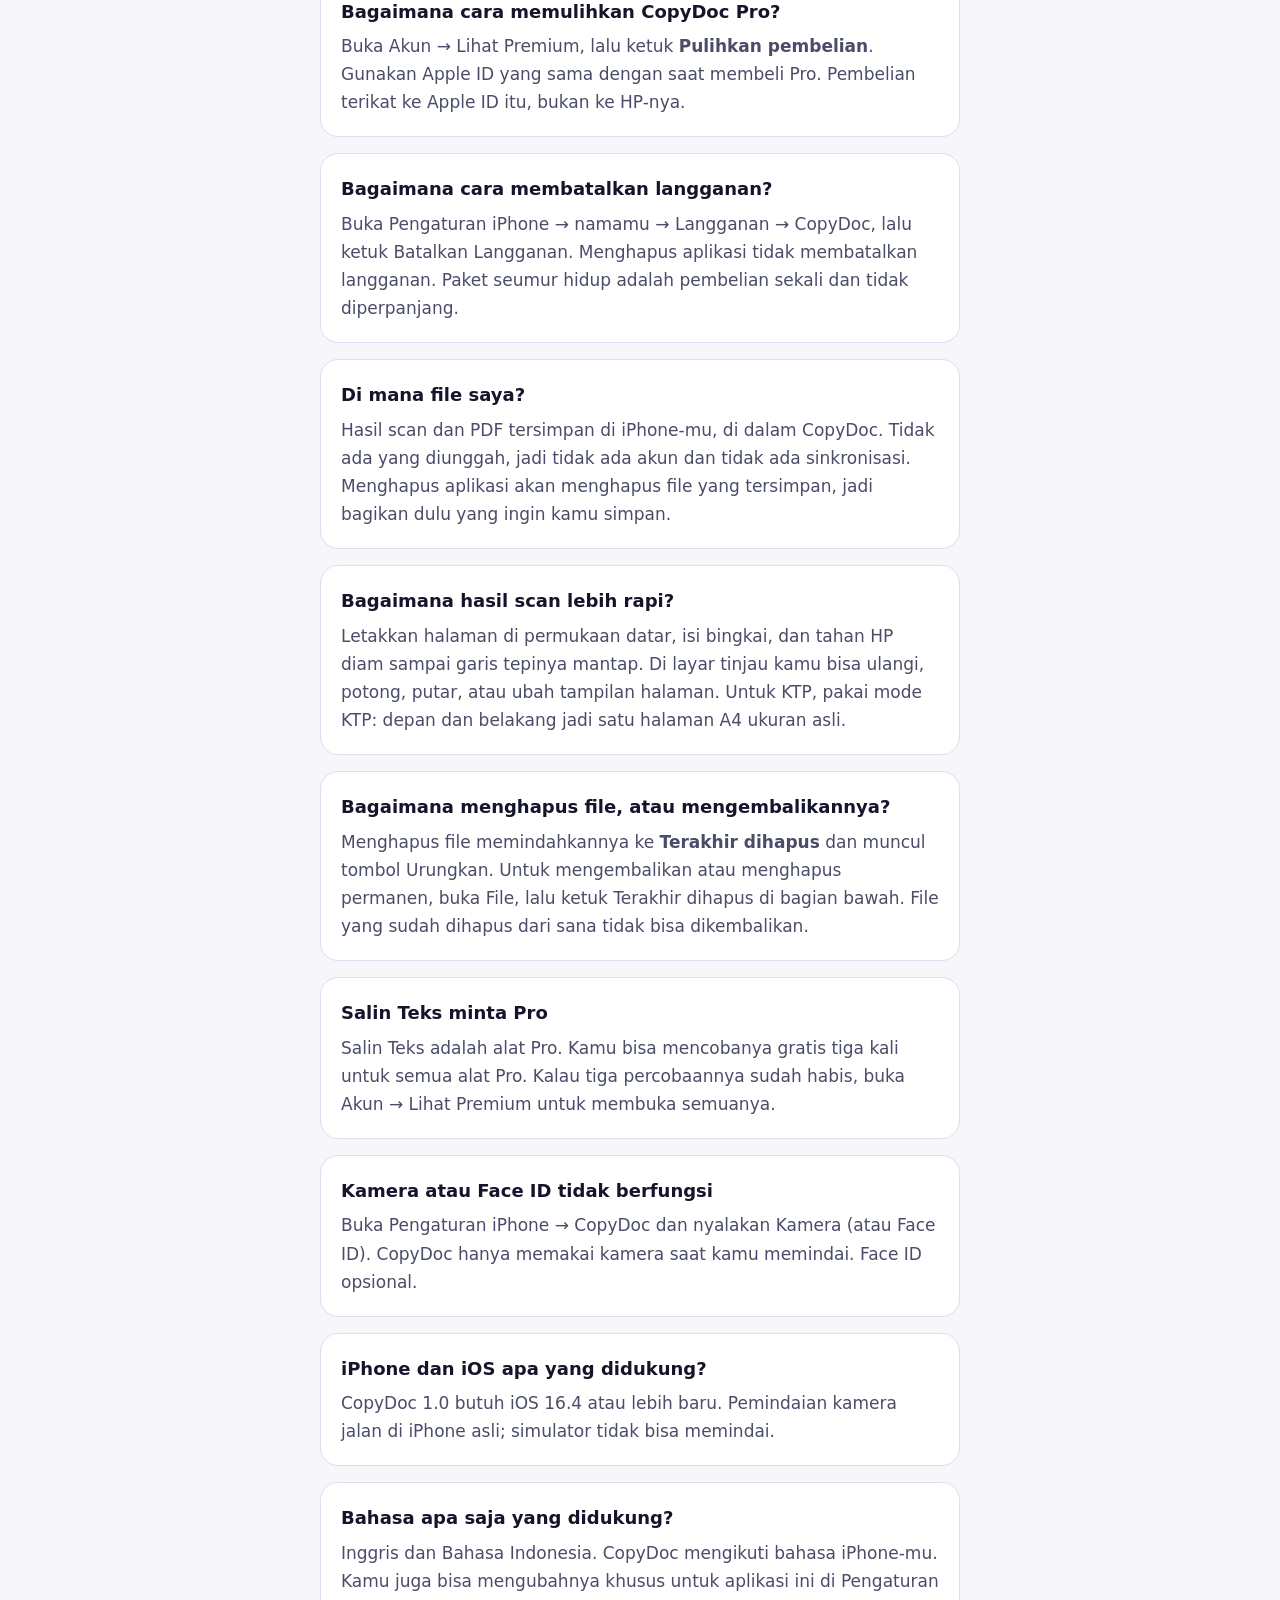
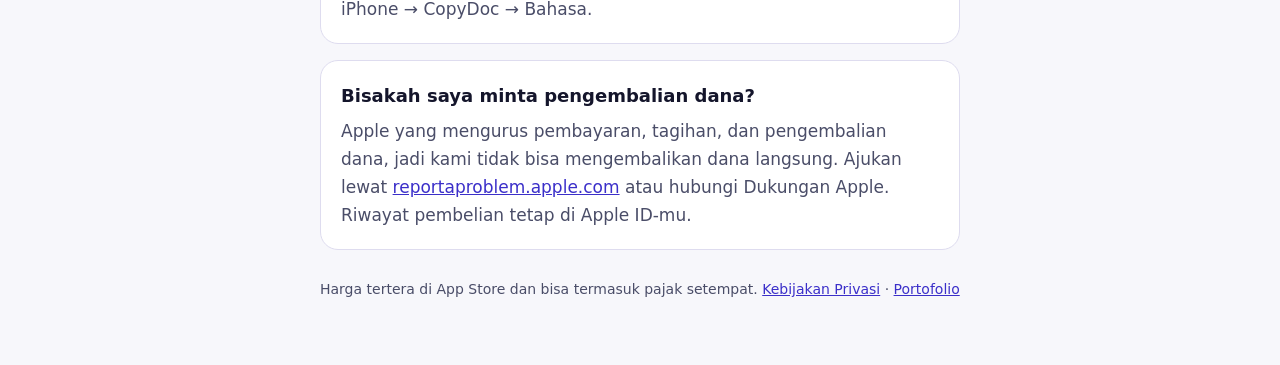
<file: copydoc/support.html>
<!doctype html>
<html lang="en">
<head>
  <meta charset="utf-8">
  <meta name="viewport" content="width=device-width, initial-scale=1">
  <title>CopyDoc — Support</title>
  <style>
    :root { --bg:#f7f7fb; --text:#14152b; --muted:#4a4d68; --brand:#3b2fc9; --line:#dedcef; --card:#ffffff; }
    @media (prefers-color-scheme: dark) { :root { --bg:#0e0f1f; --text:#f2f2f8; --muted:#a5a7c0; --brand:#a9a3ff; --line:#2c2d48; --card:#17182d; } }
    * { box-sizing: border-box; }
    body { margin:0; background:var(--bg); color:var(--text); font:17px/1.65 -apple-system, system-ui, sans-serif; }
    main { max-width:680px; margin:0 auto; padding:40px 20px 64px; }
    header { display:flex; justify-content:space-between; align-items:center; gap:12px; margin-bottom:22px; flex-wrap:wrap; }
    .brand { font-weight:800; color:var(--brand); letter-spacing:-.02em; }
    nav a { margin-left:14px; font-size:15px; font-weight:600; }
    h1 { font-size:34px; margin:0 0 6px; color:var(--brand); letter-spacing:-.03em; }
    .lead { color:var(--muted); margin:0 0 8px; }
    .jump { margin:0 0 24px; font-size:15px; color:var(--muted); }
    .jump a { font-weight:600; }
    .card { background:var(--card); border:1px solid var(--line); border-radius:18px; padding:20px; margin:16px 0; }
    h2 { font-size:18px; margin:0 0 6px; }
    p { margin:0; color:var(--muted); }
    ul { margin:8px 0 0; padding-left:22px; color:var(--muted); }
    li { margin:4px 0; }
    a { color:var(--brand); }
    .contact { font-size:18px; }
    section.lang { margin-top:52px; padding-top:36px; border-top:1px solid var(--line); }
    section.lang h1 { font-size:32px; }
    .foot { margin-top:28px; font-size:14px; color:var(--muted); }
  </style>
</head>
<body id="top">
  <main>
    <header>
      <span class="brand">CopyDoc</span>
      <nav><a href="support.html" aria-current="page">Support</a><a href="privacy.html">Privacy Policy</a></nav>
    </header>

    <h1>CopyDoc Support</h1>
    <p class="lead">Help with scanning, Pro, and your files.</p>
    <p class="jump">Read this page in <a href="#id" lang="id">Bahasa Indonesia</a>.</p>

    <div class="card">
      <h2>Talk to us</h2>
      <p class="contact">Email <a href="mailto:alvinreyvaldo1@gmail.com?subject=CopyDoc%20Support">alvinreyvaldo1@gmail.com</a>. Tell us your iPhone model, your iOS version, and what happened (the version is on the Account screen). A screenshot helps. We usually reply within two working days.</p>
    </div>

    <div class="card">
      <h2>Is CopyDoc free?</h2>
      <p>Scanning, cleaning, saving, sharing, folders, Face ID and basic signing are free, with no scan limit, no watermark and no ads. Copy Text, To Word, Mark Up, Protect, Merge, Pages, Make Smaller and search inside files are Pro tools. You get three free Pro tries before paying.</p>
    </div>

    <div class="card">
      <h2>How do I restore CopyDoc Pro?</h2>
      <p>Open Account &rarr; See Premium, then tap <strong>Restore purchases</strong>. Use the same Apple ID you bought Pro with. Purchases are tied to that Apple ID, not to the phone.</p>
    </div>

    <div class="card">
      <h2>How do I cancel a subscription?</h2>
      <p>Open iPhone Settings &rarr; your name &rarr; Subscriptions &rarr; CopyDoc, then tap Cancel Subscription. Deleting the app does not cancel a subscription. Lifetime is a one-time purchase and does not renew.</p>
    </div>

    <div class="card">
      <h2>Where are my files?</h2>
      <p>Scans and PDFs stay on your iPhone, inside CopyDoc. Nothing is uploaded, so there is no account and no sync. Deleting the app removes the files it stored, so share anything you want to keep first.</p>
    </div>

    <div class="card">
      <h2>How do I get a cleaner scan?</h2>
      <p>Lay the page on a flat surface, fill the frame, and hold still while the outline settles. On the review screen you can retake, crop, turn or change the look of a page. For ID cards, use ID Card mode: front and back end up on one A4 page at real size.</p>
    </div>

    <div class="card">
      <h2>How do I delete a file, or get it back?</h2>
      <p>Deleting a file moves it to <strong>Recently deleted</strong> and shows an Undo button. To restore or remove it for good, open Files, then tap Recently deleted at the bottom. A file deleted from there cannot be recovered.</p>
    </div>

    <div class="card">
      <h2>Copy Text says I need Pro</h2>
      <p>Copy Text is a Pro tool. You can try it free three times across all Pro tools. If the three tries are used, open Account &rarr; See Premium to unlock everything.</p>
    </div>

    <div class="card">
      <h2>Camera or Face ID does not work</h2>
      <p>Open iPhone Settings &rarr; CopyDoc and turn on Camera (or Face ID). CopyDoc only uses the camera while you are scanning. Face ID is optional.</p>
    </div>

    <div class="card">
      <h2>Which iPhones and iOS versions are supported?</h2>
      <p>CopyDoc 1.0 needs iOS 16.4 or later. Camera scanning works on a real iPhone; the simulator cannot scan.</p>
    </div>

    <div class="card">
      <h2>Which languages does it speak?</h2>
      <p>English and Bahasa Indonesia. CopyDoc follows the language of your iPhone. You can also change it for this app only in iPhone Settings &rarr; CopyDoc &rarr; Language.</p>
    </div>

    <div class="card">
      <h2>Can I get a refund?</h2>
      <p>Apple handles payment, billing and refunds, so we cannot issue a refund ourselves. Request one at <a href="https://reportaproblem.apple.com" target="_blank" rel="noopener">reportaproblem.apple.com</a> or contact Apple Support. Your purchase history stays with your Apple ID.</p>
    </div>

    <p class="foot">Prices are shown in the App Store and may include local tax. <a href="privacy.html">Privacy Policy</a> &middot; <a href="../index.html">Portfolio</a></p>

    <section class="lang" id="id" lang="id">
      <h1>Dukungan CopyDoc</h1>
      <p class="lead">Bantuan untuk memindai, Pro, dan file-mu.</p>
      <p class="jump"><a href="#top" onclick="window.scrollTo(0,0);return false;">Baca halaman ini dalam Bahasa Inggris</a>.</p>

      <div class="card">
        <h2>Hubungi kami</h2>
        <p class="contact">Email <a href="mailto:alvinreyvaldo1@gmail.com?subject=CopyDoc%20Support">alvinreyvaldo1@gmail.com</a>. Sertakan model iPhone, versi iOS, dan apa yang terjadi (versinya ada di layar Akun). Tangkapan layar sangat membantu. Biasanya kami balas dalam dua hari kerja.</p>
      </div>

      <div class="card">
        <h2>Apakah CopyDoc gratis?</h2>
        <p>Memindai, merapikan, menyimpan, berbagi, folder, Face ID, dan tanda tangan dasar gratis, tanpa batas scan, tanpa watermark, dan tanpa iklan. Salin Teks, Ke Word, Tandai, Kunci PDF, Gabung, Halaman, Perkecil PDF, dan pencarian di dalam file adalah alat Pro. Kamu dapat tiga percobaan Pro gratis sebelum membayar.</p>
      </div>

      <div class="card">
        <h2>Bagaimana cara memulihkan CopyDoc Pro?</h2>
        <p>Buka Akun &rarr; Lihat Premium, lalu ketuk <strong>Pulihkan pembelian</strong>. Gunakan Apple ID yang sama dengan saat membeli Pro. Pembelian terikat ke Apple ID itu, bukan ke HP-nya.</p>
      </div>

      <div class="card">
        <h2>Bagaimana cara membatalkan langganan?</h2>
        <p>Buka Pengaturan iPhone &rarr; namamu &rarr; Langganan &rarr; CopyDoc, lalu ketuk Batalkan Langganan. Menghapus aplikasi tidak membatalkan langganan. Paket seumur hidup adalah pembelian sekali dan tidak diperpanjang.</p>
      </div>

      <div class="card">
        <h2>Di mana file saya?</h2>
        <p>Hasil scan dan PDF tersimpan di iPhone-mu, di dalam CopyDoc. Tidak ada yang diunggah, jadi tidak ada akun dan tidak ada sinkronisasi. Menghapus aplikasi akan menghapus file yang tersimpan, jadi bagikan dulu yang ingin kamu simpan.</p>
      </div>

      <div class="card">
        <h2>Bagaimana hasil scan lebih rapi?</h2>
        <p>Letakkan halaman di permukaan datar, isi bingkai, dan tahan HP diam sampai garis tepinya mantap. Di layar tinjau kamu bisa ulangi, potong, putar, atau ubah tampilan halaman. Untuk KTP, pakai mode KTP: depan dan belakang jadi satu halaman A4 ukuran asli.</p>
      </div>

      <div class="card">
        <h2>Bagaimana menghapus file, atau mengembalikannya?</h2>
        <p>Menghapus file memindahkannya ke <strong>Terakhir dihapus</strong> dan muncul tombol Urungkan. Untuk mengembalikan atau menghapus permanen, buka File, lalu ketuk Terakhir dihapus di bagian bawah. File yang sudah dihapus dari sana tidak bisa dikembalikan.</p>
      </div>

      <div class="card">
        <h2>Salin Teks minta Pro</h2>
        <p>Salin Teks adalah alat Pro. Kamu bisa mencobanya gratis tiga kali untuk semua alat Pro. Kalau tiga percobaannya sudah habis, buka Akun &rarr; Lihat Premium untuk membuka semuanya.</p>
      </div>

      <div class="card">
        <h2>Kamera atau Face ID tidak berfungsi</h2>
        <p>Buka Pengaturan iPhone &rarr; CopyDoc dan nyalakan Kamera (atau Face ID). CopyDoc hanya memakai kamera saat kamu memindai. Face ID opsional.</p>
      </div>

      <div class="card">
        <h2>iPhone dan iOS apa yang didukung?</h2>
        <p>CopyDoc 1.0 butuh iOS 16.4 atau lebih baru. Pemindaian kamera jalan di iPhone asli; simulator tidak bisa memindai.</p>
      </div>

      <div class="card">
        <h2>Bahasa apa saja yang didukung?</h2>
        <p>Inggris dan Bahasa Indonesia. CopyDoc mengikuti bahasa iPhone-mu. Kamu juga bisa mengubahnya khusus untuk aplikasi ini di Pengaturan iPhone &rarr; CopyDoc &rarr; Bahasa.</p>
      </div>

      <div class="card">
        <h2>Bisakah saya minta pengembalian dana?</h2>
        <p>Apple yang mengurus pembayaran, tagihan, dan pengembalian dana, jadi kami tidak bisa mengembalikan dana langsung. Ajukan lewat <a href="https://reportaproblem.apple.com" target="_blank" rel="noopener">reportaproblem.apple.com</a> atau hubungi Dukungan Apple. Riwayat pembelian tetap di Apple ID-mu.</p>
      </div>

      <p class="foot">Harga tertera di App Store dan bisa termasuk pajak setempat. <a href="privacy.html">Kebijakan Privasi</a> &middot; <a href="../index.html">Portofolio</a></p>
    </section>
  </main>
</body>
</html>
</file>
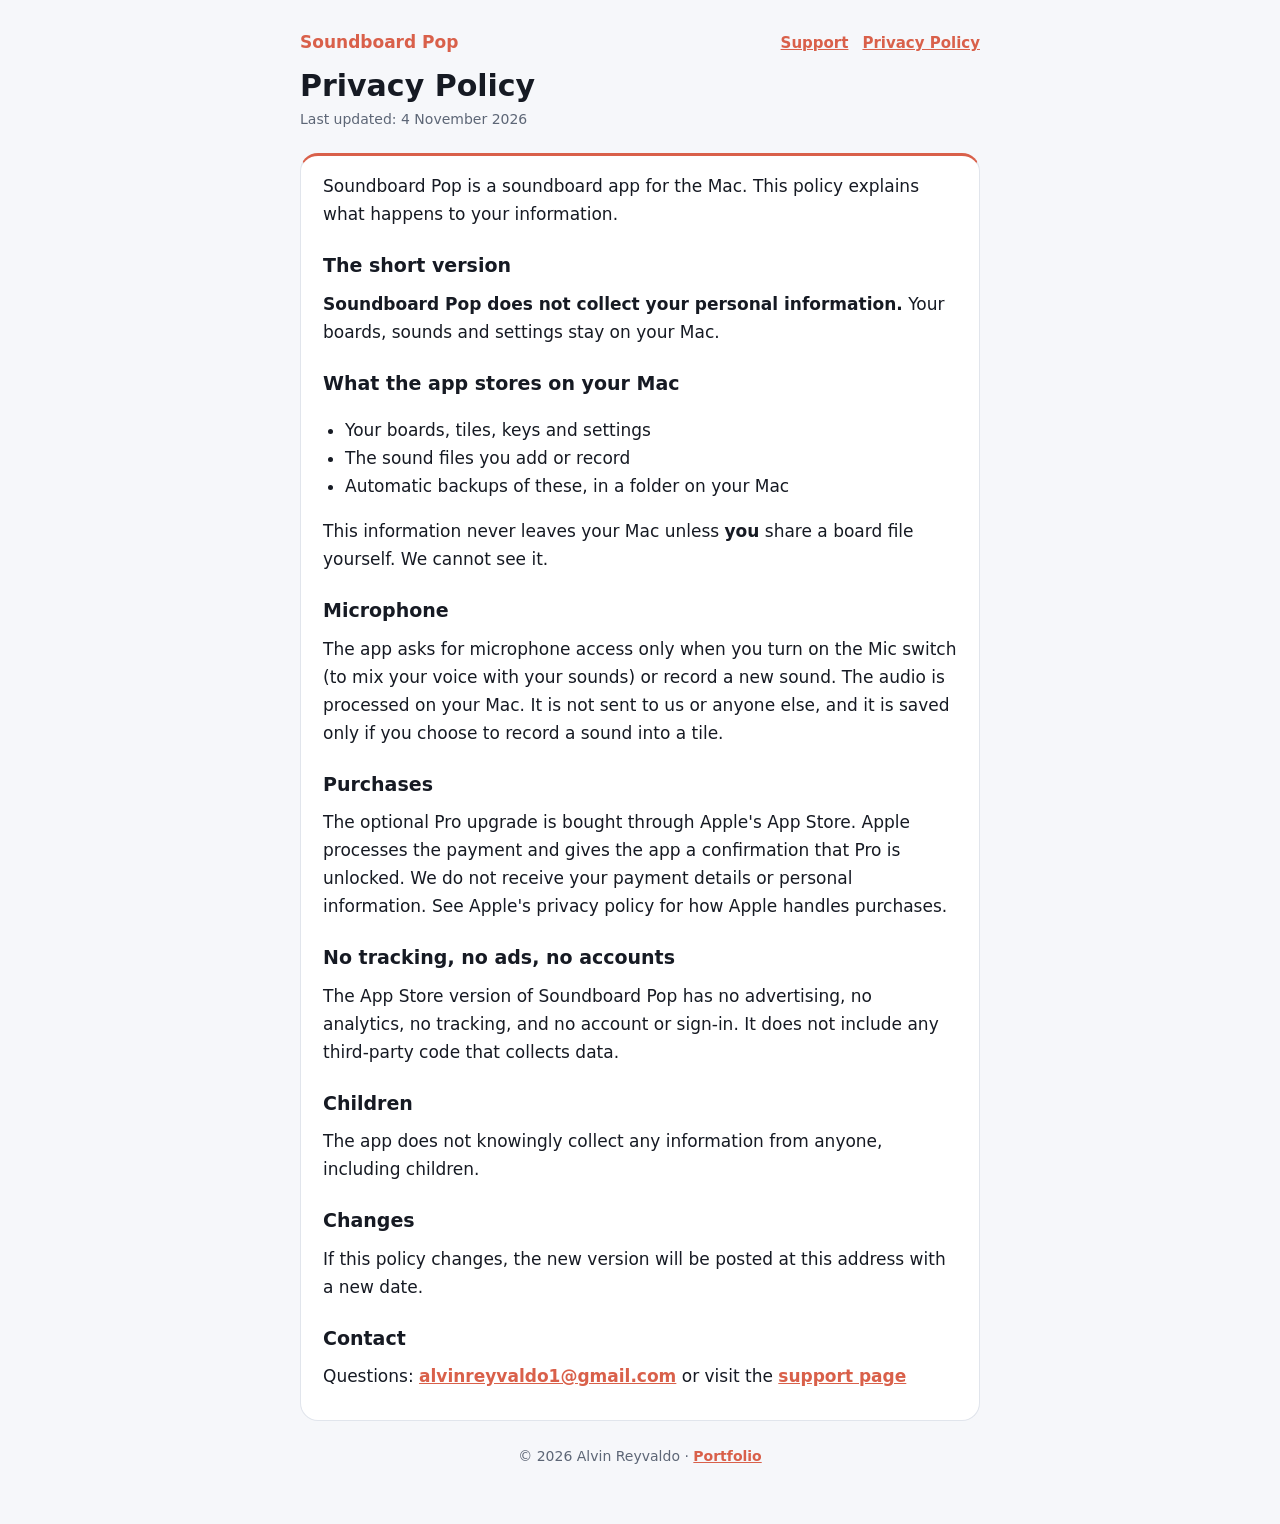
<file: soundboard-pop/privacy.html>
<!doctype html>
<html lang="en"><head><meta charset="utf-8"><meta name="viewport" content="width=device-width,initial-scale=1">
<title>Soundboard Pop — Privacy Policy</title>
<style>
:root{--bg:#F6F7FA;--card:#fff;--text:#161a23;--muted:#5d6676;--accent:#d9604a;--line:#e1e5ec}
@media (prefers-color-scheme:dark){:root{--bg:#0e1117;--card:#161b24;--text:#e8ecf3;--muted:#8f9ab0;--accent:#ff8a73;--line:#272f3d}}
*{box-sizing:border-box}body{margin:0;background:var(--bg);color:var(--text);font:17px/1.65 -apple-system,system-ui,"Segoe UI",Roboto,sans-serif}
main{max-width:720px;margin:0 auto;padding:28px 20px 56px}
header{display:flex;justify-content:space-between;align-items:center;gap:12px;margin-bottom:12px;flex-wrap:wrap}
.brand{font-weight:800;color:var(--accent)}nav a{margin-left:14px;font-size:15px}
a{color:var(--accent);font-weight:600}
h1{font-size:30px;line-height:1.2;margin:8px 0 4px}.updated{color:var(--muted);font-size:14px;margin:0 0 22px}
.card{background:var(--card);border:1px solid var(--line);border-radius:18px;padding:8px 22px 22px;border-top:3px solid var(--accent)}
h2{font-size:19px;margin:22px 0 6px}p{margin:8px 0}ul{padding-left:22px}
.contact{margin-top:20px;color:var(--muted)}
footer{margin-top:24px;color:var(--muted);font-size:14px;text-align:center}
</style></head><body><main>
<header><span class="brand">Soundboard Pop</span><nav><a href="support.html">Support</a><a href="privacy.html" aria-current=page>Privacy Policy</a></nav></header>
<h1>Privacy Policy</h1><p class="updated">Last updated: 4 November 2026</p><div class="card"><p>Soundboard Pop is a soundboard app for the Mac. This policy explains what happens to your information.</p>
<h2>The short version</h2>
<p><strong>Soundboard Pop does not collect your personal information.</strong> Your boards, sounds and settings stay on your Mac.</p>
<h2>What the app stores on your Mac</h2>
<ul>
<li>Your boards, tiles, keys and settings</li>
<li>The sound files you add or record</li>
<li>Automatic backups of these, in a folder on your Mac</li>
</ul>
<p>This information never leaves your Mac unless <strong>you</strong> share a board file yourself. We cannot see it.</p>
<h2>Microphone</h2>
<p>The app asks for microphone access only when you turn on the Mic switch (to mix your voice with your sounds) or record a new sound. The audio is processed on your Mac. It is not sent to us or anyone else, and it is saved only if you choose to record a sound into a tile.</p>
<h2>Purchases</h2>
<p>The optional Pro upgrade is bought through Apple&#x27;s App Store. Apple processes the payment and gives the app a confirmation that Pro is unlocked. We do not receive your payment details or personal information. See Apple&#x27;s privacy policy for how Apple handles purchases.</p>
<h2>No tracking, no ads, no accounts</h2>
<p>The App Store version of Soundboard Pop has no advertising, no analytics, no tracking, and no account or sign-in. It does not include any third-party code that collects data.</p>
<h2>Children</h2>
<p>The app does not knowingly collect any information from anyone, including children.</p>
<h2>Changes</h2>
<p>If this policy changes, the new version will be posted at this address with a new date.</p>
<h2>Contact</h2>
<p>Questions: <a href="mailto:alvinreyvaldo1@gmail.com">alvinreyvaldo1@gmail.com</a> or visit the <a href="support.html">support page</a></p>
</div>
<footer>&copy; 2026 Alvin Reyvaldo &middot; <a href="../index.html">Portfolio</a></footer>
</main></body></html>
</file>
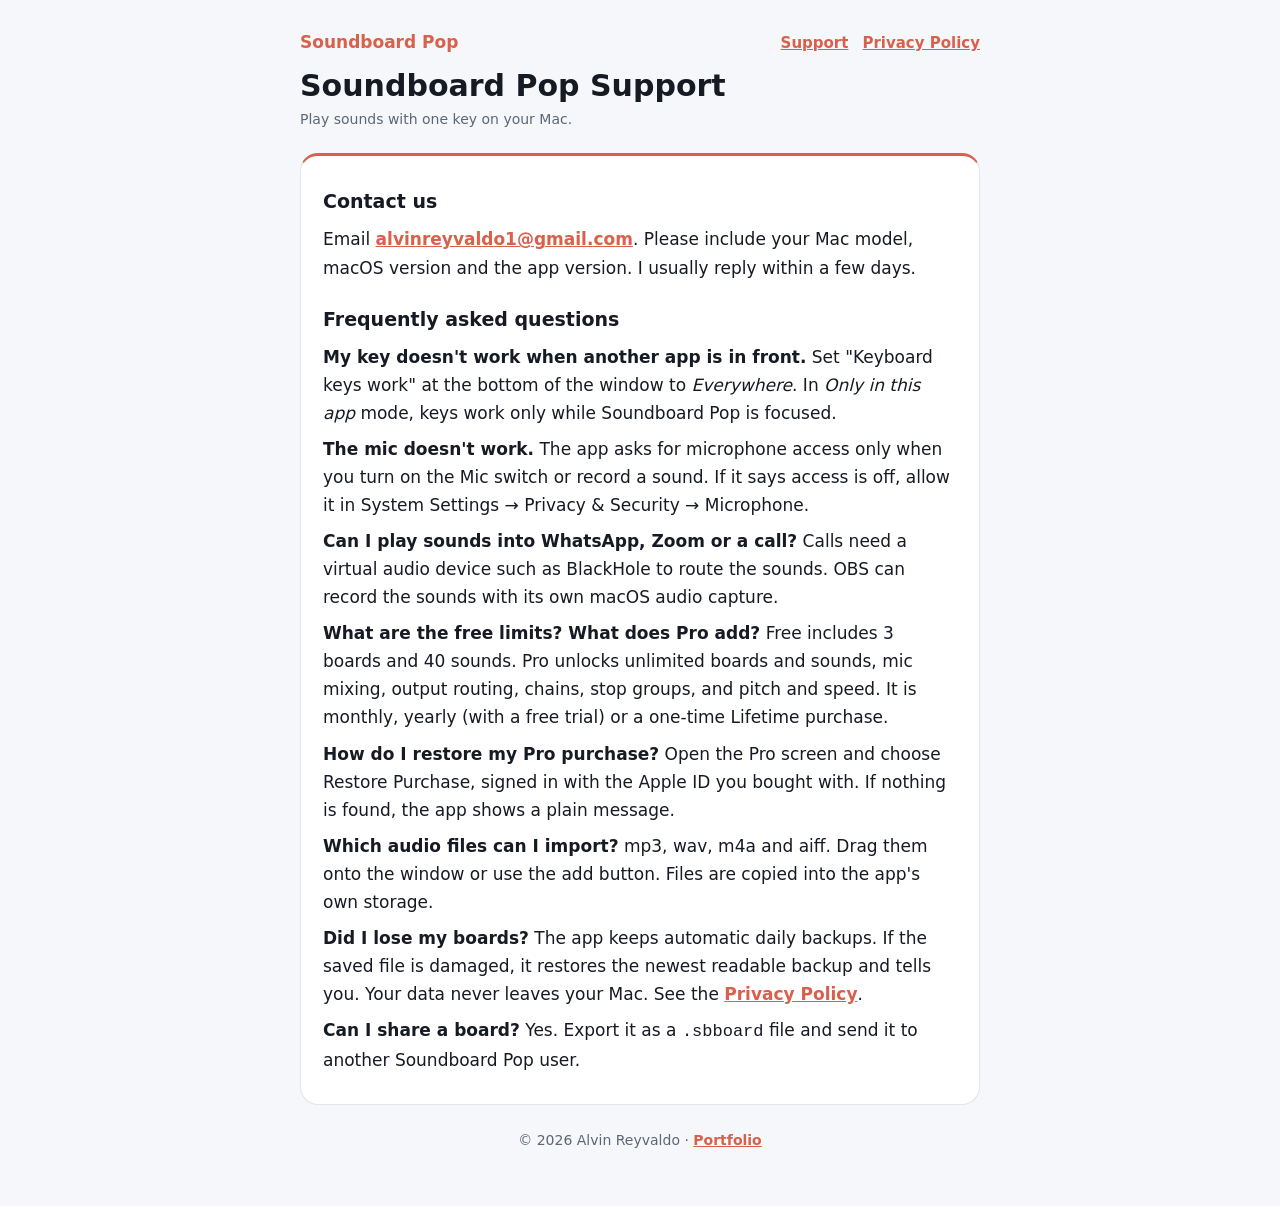
<file: soundboard-pop/support.html>
<!doctype html>
<html lang="en"><head><meta charset="utf-8"><meta name="viewport" content="width=device-width,initial-scale=1">
<title>Soundboard Pop — Support</title>
<style>
:root{--bg:#F6F7FA;--card:#fff;--text:#161a23;--muted:#5d6676;--accent:#d9604a;--line:#e1e5ec}
@media (prefers-color-scheme:dark){:root{--bg:#0e1117;--card:#161b24;--text:#e8ecf3;--muted:#8f9ab0;--accent:#ff8a73;--line:#272f3d}}
*{box-sizing:border-box}body{margin:0;background:var(--bg);color:var(--text);font:17px/1.65 -apple-system,system-ui,"Segoe UI",Roboto,sans-serif}
main{max-width:720px;margin:0 auto;padding:28px 20px 56px}
header{display:flex;justify-content:space-between;align-items:center;gap:12px;margin-bottom:12px;flex-wrap:wrap}
.brand{font-weight:800;color:var(--accent)}nav a{margin-left:14px;font-size:15px}
a{color:var(--accent);font-weight:600}
h1{font-size:30px;line-height:1.2;margin:8px 0 4px}.updated{color:var(--muted);font-size:14px;margin:0 0 22px}
.card{background:var(--card);border:1px solid var(--line);border-radius:18px;padding:8px 22px 22px;border-top:3px solid var(--accent)}
h2{font-size:19px;margin:22px 0 6px}p{margin:8px 0}ul{padding-left:22px}
.contact{margin-top:20px;color:var(--muted)}
footer{margin-top:24px;color:var(--muted);font-size:14px;text-align:center}
</style></head><body><main>
<header><span class="brand">Soundboard Pop</span><nav><a href="support.html" aria-current=page>Support</a><a href="privacy.html">Privacy Policy</a></nav></header>
<h1>Soundboard Pop Support</h1><p class="updated">Play sounds with one key on your Mac.</p>
<div class="card">
<h2>Contact us</h2>
<p>Email <a href="mailto:alvinreyvaldo1@gmail.com?subject=Soundboard%20Pop%20Support">alvinreyvaldo1@gmail.com</a>. Please include your Mac model, macOS version and the app version. I usually reply within a few days.</p>
<h2>Frequently asked questions</h2>
<p><b>My key doesn't work when another app is in front.</b> Set "Keyboard keys work" at the bottom of the window to <i>Everywhere</i>. In <i>Only in this app</i> mode, keys work only while Soundboard Pop is focused.</p>
<p><b>The mic doesn't work.</b> The app asks for microphone access only when you turn on the Mic switch or record a sound. If it says access is off, allow it in System Settings &rarr; Privacy &amp; Security &rarr; Microphone.</p>
<p><b>Can I play sounds into WhatsApp, Zoom or a call?</b> Calls need a virtual audio device such as BlackHole to route the sounds. OBS can record the sounds with its own macOS audio capture.</p>
<p><b>What are the free limits? What does Pro add?</b> Free includes 3 boards and 40 sounds. Pro unlocks unlimited boards and sounds, mic mixing, output routing, chains, stop groups, and pitch and speed. It is monthly, yearly (with a free trial) or a one-time Lifetime purchase.</p>
<p><b>How do I restore my Pro purchase?</b> Open the Pro screen and choose Restore Purchase, signed in with the Apple ID you bought with. If nothing is found, the app shows a plain message.</p>
<p><b>Which audio files can I import?</b> mp3, wav, m4a and aiff. Drag them onto the window or use the add button. Files are copied into the app's own storage.</p>
<p><b>Did I lose my boards?</b> The app keeps automatic daily backups. If the saved file is damaged, it restores the newest readable backup and tells you. Your data never leaves your Mac. See the <a href="privacy.html">Privacy Policy</a>.</p>
<p><b>Can I share a board?</b> Yes. Export it as a <code>.sbboard</code> file and send it to another Soundboard Pop user.</p>
</div>
<footer>&copy; 2026 Alvin Reyvaldo &middot; <a href="../index.html">Portfolio</a></footer>
</main></body></html>
</file>
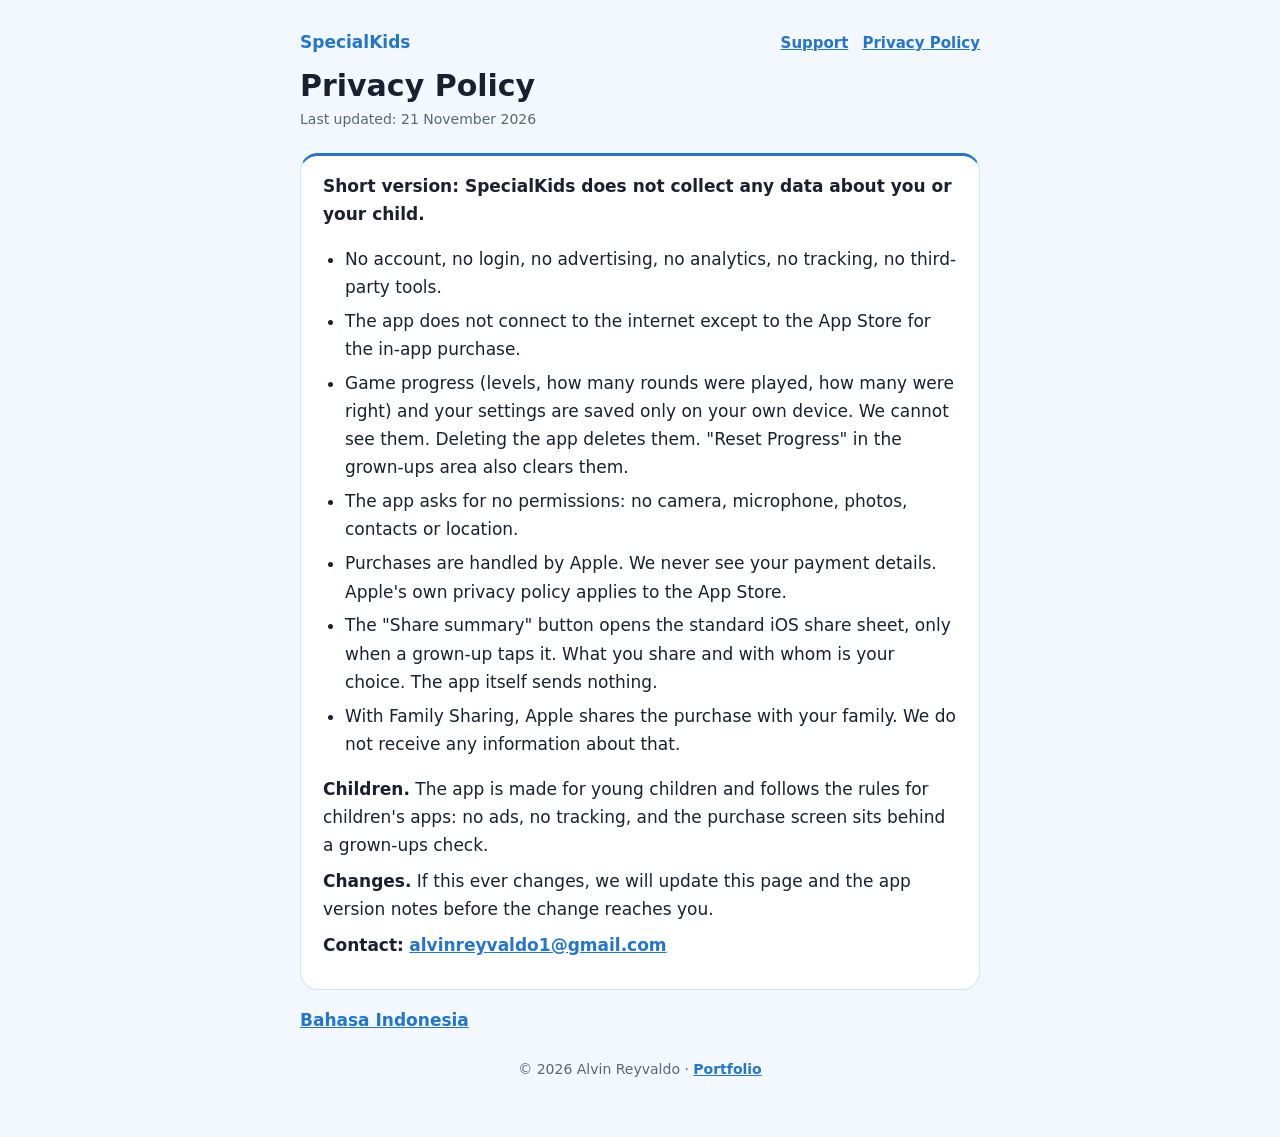
<file: specialkids/privacy.html>
<!doctype html>
<html lang="en"><head><meta charset="utf-8"><meta name="viewport" content="width=device-width,initial-scale=1">
<title>SpecialKids — Privacy Policy</title>
<style>
:root{--bg:#F2F8FE;--card:#fff;--text:#1b2030;--muted:#5b6677;--accent:#2476cc;--line:#cfe6f7}
@media (prefers-color-scheme:dark){:root{--bg:#0e1520;--card:#151e2b;--text:#e8eef7;--muted:#8f9db3;--accent:#6db3ff;--line:#26364a}}
*{box-sizing:border-box}body{margin:0;background:var(--bg);color:var(--text);font:17px/1.65 -apple-system,system-ui,"Segoe UI",Roboto,sans-serif}
main{max-width:720px;margin:0 auto;padding:28px 20px 56px}
header{display:flex;justify-content:space-between;align-items:center;gap:12px;margin-bottom:12px;flex-wrap:wrap}
.brand{font-weight:800;color:var(--accent)}nav a{margin-left:14px;font-size:15px}
a{color:var(--accent);font-weight:600}
h1{font-size:30px;line-height:1.2;margin:8px 0 4px}.updated{color:var(--muted);font-size:14px;margin:0 0 22px}
.card{background:var(--card);border:1px solid var(--line);border-radius:18px;padding:8px 22px 22px;border-top:3px solid var(--accent)}
h2{font-size:19px;margin:22px 0 6px}p{margin:8px 0}ul{padding-left:22px}li{margin:.35em 0}
footer{margin-top:24px;color:var(--muted);font-size:14px;text-align:center}
</style></head><body><main>
<header><span class="brand">SpecialKids</span><nav><a href="support.html">Support</a><a href="privacy.html" aria-current=page>Privacy Policy</a></nav></header>
<div id="en"><h1>Privacy Policy</h1><p class="updated">Last updated: 21 November 2026</p><div class="card">
<p><strong>Short version: SpecialKids does not collect any data about you or your child.</strong></p>
<ul>
<li>No account, no login, no advertising, no analytics, no tracking, no third-party tools.</li>
<li>The app does not connect to the internet except to the App Store for the in-app purchase.</li>
<li>Game progress (levels, how many rounds were played, how many were right) and your settings are saved only on your own device. We cannot see them. Deleting the app deletes them. "Reset Progress" in the grown-ups area also clears them.</li>
<li>The app asks for no permissions: no camera, microphone, photos, contacts or location.</li>
<li>Purchases are handled by Apple. We never see your payment details. Apple's own privacy policy applies to the App Store.</li>
<li>The "Share summary" button opens the standard iOS share sheet, only when a grown-up taps it. What you share and with whom is your choice. The app itself sends nothing.</li>
<li>With Family Sharing, Apple shares the purchase with your family. We do not receive any information about that.</li>
</ul>
<p><strong>Children.</strong> The app is made for young children and follows the rules for children's apps: no ads, no tracking, and the purchase screen sits behind a grown-ups check.</p>
<p><strong>Changes.</strong> If this ever changes, we will update this page and the app version notes before the change reaches you.</p>
<p><strong>Contact:</strong> <a href="mailto:alvinreyvaldo1@gmail.com">alvinreyvaldo1@gmail.com</a></p>
</div></div>
<div id="id" hidden><h1>Kebijakan Privasi</h1><p class="updated">Terakhir diperbarui: 21 November 2026</p><div class="card">
<p><strong>Singkatnya: SpecialKids tidak mengumpulkan data apa pun tentang Anda atau anak Anda.</strong></p>
<ul>
<li>Tanpa akun, tanpa login, tanpa iklan, tanpa analitik, tanpa pelacakan, tanpa alat pihak ketiga.</li>
<li>Aplikasi tidak terhubung ke internet, kecuali ke App Store untuk pembelian di dalam aplikasi.</li>
<li>Kemajuan permainan (level, jumlah ronde, jumlah jawaban benar) dan pengaturan hanya tersimpan di perangkat Anda sendiri. Kami tidak bisa melihatnya. Kalau aplikasi dihapus, datanya ikut terhapus. Tombol "Hapus Perkembangan" di area orang dewasa juga menghapusnya.</li>
<li>Aplikasi tidak meminta izin apa pun: tanpa kamera, mikrofon, foto, kontak, atau lokasi.</li>
<li>Pembelian diproses oleh Apple. Kami tidak pernah melihat data pembayaran Anda. Kebijakan privasi Apple berlaku untuk App Store.</li>
<li>Tombol "Bagikan ringkasan" membuka menu berbagi standar iOS, hanya kalau orang dewasa menekannya. Apa yang dibagikan dan ke siapa adalah pilihan Anda. Aplikasi sendiri tidak mengirim apa pun.</li>
<li>Dengan Berbagi Keluarga, Apple membagikan pembelian ke keluarga Anda. Kami tidak menerima informasi apa pun soal itu.</li>
</ul>
<p><strong>Anak-anak.</strong> Aplikasi ini dibuat untuk anak kecil dan mengikuti aturan aplikasi anak: tanpa iklan, tanpa pelacakan, dan layar pembelian ada di balik pemeriksaan orang dewasa.</p>
<p><strong>Perubahan.</strong> Kalau suatu saat ada perubahan, halaman ini dan catatan versi aplikasi akan diperbarui sebelum perubahan itu berlaku.</p>
<p><strong>Kontak:</strong> <a href="mailto:alvinreyvaldo1@gmail.com">alvinreyvaldo1@gmail.com</a></p>
</div></div>
<p style="margin-top:16px"><a href="#" id="tog">Bahasa Indonesia</a></p>
<script>
var en=document.getElementById('en'),id=document.getElementById('id'),t=document.getElementById('tog');
function set(l){en.hidden=l==='id';id.hidden=l!=='id';t.textContent=l==='id'?'English':'Bahasa Indonesia';document.documentElement.lang=l}
t.onclick=function(e){e.preventDefault();set(id.hidden?'id':'en')};
if(location.hash==='#id')set('id');
</script>
<footer>&copy; 2026 Alvin Reyvaldo &middot; <a href="../index.html">Portfolio</a></footer>
</main></body></html>
</file>
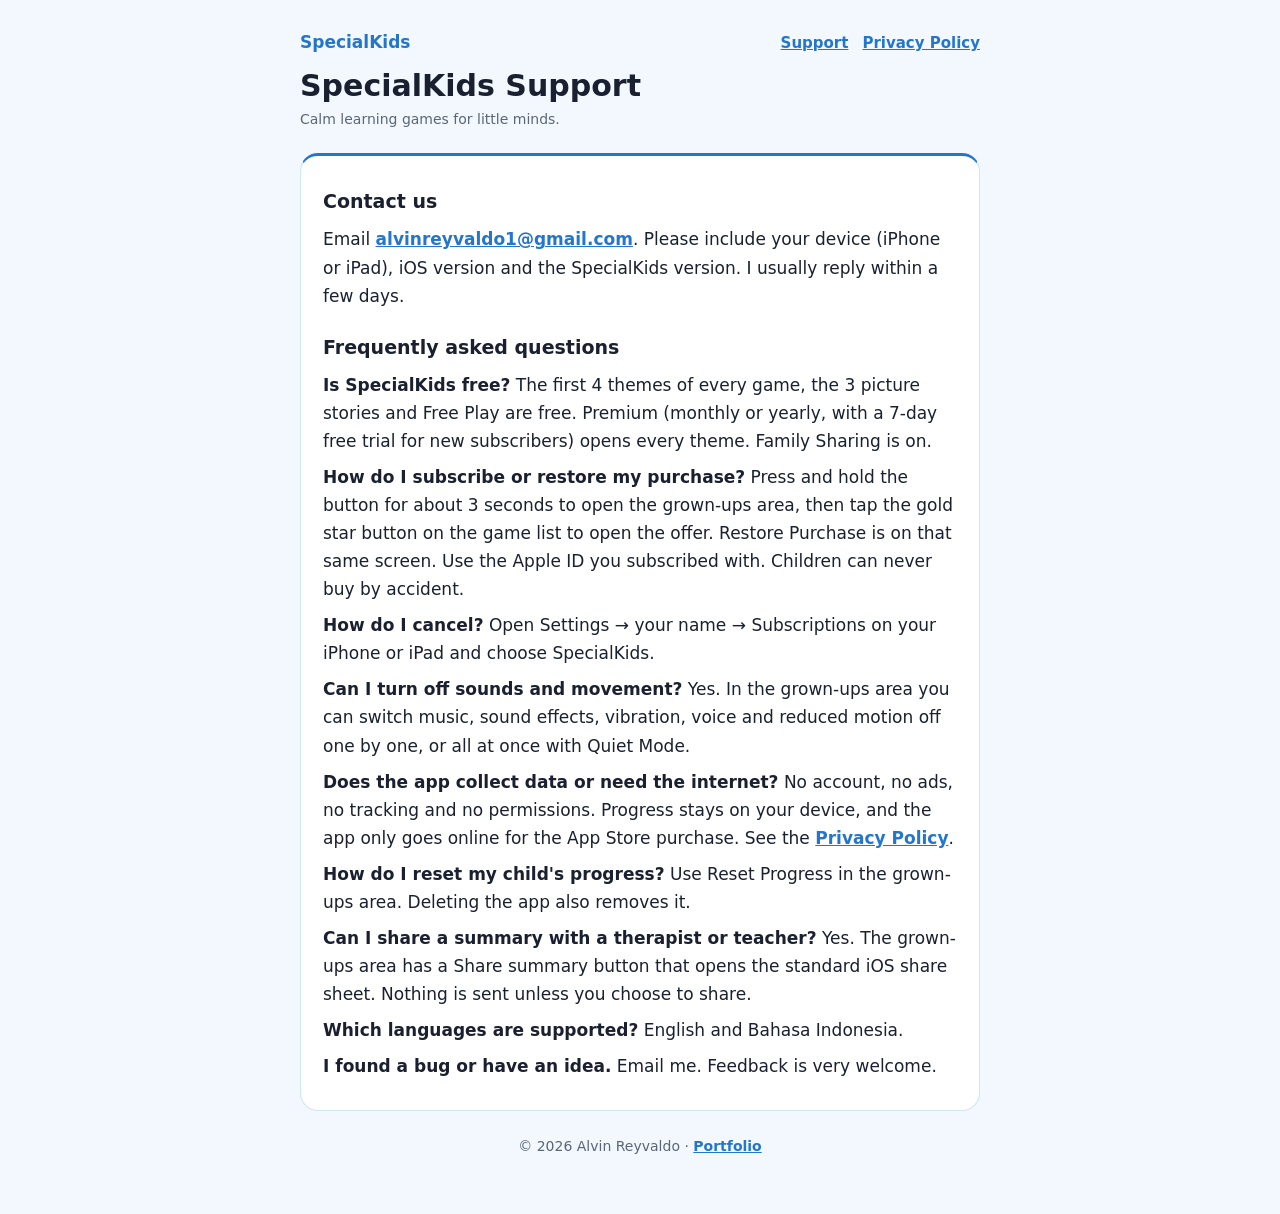
<file: specialkids/support.html>
<!doctype html>
<html lang="en"><head><meta charset="utf-8"><meta name="viewport" content="width=device-width,initial-scale=1">
<title>SpecialKids — Support</title>
<style>
:root{--bg:#F2F8FE;--card:#fff;--text:#1b2030;--muted:#5b6677;--accent:#2476cc;--line:#cfe6f7}
@media (prefers-color-scheme:dark){:root{--bg:#0e1520;--card:#151e2b;--text:#e8eef7;--muted:#8f9db3;--accent:#6db3ff;--line:#26364a}}
*{box-sizing:border-box}body{margin:0;background:var(--bg);color:var(--text);font:17px/1.65 -apple-system,system-ui,"Segoe UI",Roboto,sans-serif}
main{max-width:720px;margin:0 auto;padding:28px 20px 56px}
header{display:flex;justify-content:space-between;align-items:center;gap:12px;margin-bottom:12px;flex-wrap:wrap}
.brand{font-weight:800;color:var(--accent)}nav a{margin-left:14px;font-size:15px}
a{color:var(--accent);font-weight:600}
h1{font-size:30px;line-height:1.2;margin:8px 0 4px}.updated{color:var(--muted);font-size:14px;margin:0 0 22px}
.card{background:var(--card);border:1px solid var(--line);border-radius:18px;padding:8px 22px 22px;border-top:3px solid var(--accent)}
h2{font-size:19px;margin:22px 0 6px}p{margin:8px 0}ul{padding-left:22px}li{margin:.35em 0}
footer{margin-top:24px;color:var(--muted);font-size:14px;text-align:center}
</style></head><body><main>
<header><span class="brand">SpecialKids</span><nav><a href="support.html" aria-current=page>Support</a><a href="privacy.html">Privacy Policy</a></nav></header>
<h1>SpecialKids Support</h1><p class="updated">Calm learning games for little minds.</p>
<div class="card">
<h2>Contact us</h2>
<p>Email <a href="mailto:alvinreyvaldo1@gmail.com?subject=SpecialKids%20Support">alvinreyvaldo1@gmail.com</a>. Please include your device (iPhone or iPad), iOS version and the SpecialKids version. I usually reply within a few days.</p>
<h2>Frequently asked questions</h2>
<p><b>Is SpecialKids free?</b> The first 4 themes of every game, the 3 picture stories and Free Play are free. Premium (monthly or yearly, with a 7-day free trial for new subscribers) opens every theme. Family Sharing is on.</p>
<p><b>How do I subscribe or restore my purchase?</b> Press and hold the button for about 3 seconds to open the grown-ups area, then tap the gold star button on the game list to open the offer. Restore Purchase is on that same screen. Use the Apple ID you subscribed with. Children can never buy by accident.</p>
<p><b>How do I cancel?</b> Open Settings &rarr; your name &rarr; Subscriptions on your iPhone or iPad and choose SpecialKids.</p>
<p><b>Can I turn off sounds and movement?</b> Yes. In the grown-ups area you can switch music, sound effects, vibration, voice and reduced motion off one by one, or all at once with Quiet Mode.</p>
<p><b>Does the app collect data or need the internet?</b> No account, no ads, no tracking and no permissions. Progress stays on your device, and the app only goes online for the App Store purchase. See the <a href="privacy.html">Privacy Policy</a>.</p>
<p><b>How do I reset my child's progress?</b> Use Reset Progress in the grown-ups area. Deleting the app also removes it.</p>
<p><b>Can I share a summary with a therapist or teacher?</b> Yes. The grown-ups area has a Share summary button that opens the standard iOS share sheet. Nothing is sent unless you choose to share.</p>
<p><b>Which languages are supported?</b> English and Bahasa Indonesia.</p>
<p><b>I found a bug or have an idea.</b> Email me. Feedback is very welcome.</p>
</div>
<footer>&copy; 2026 Alvin Reyvaldo &middot; <a href="../index.html">Portfolio</a></footer>
</main></body></html>
</file>
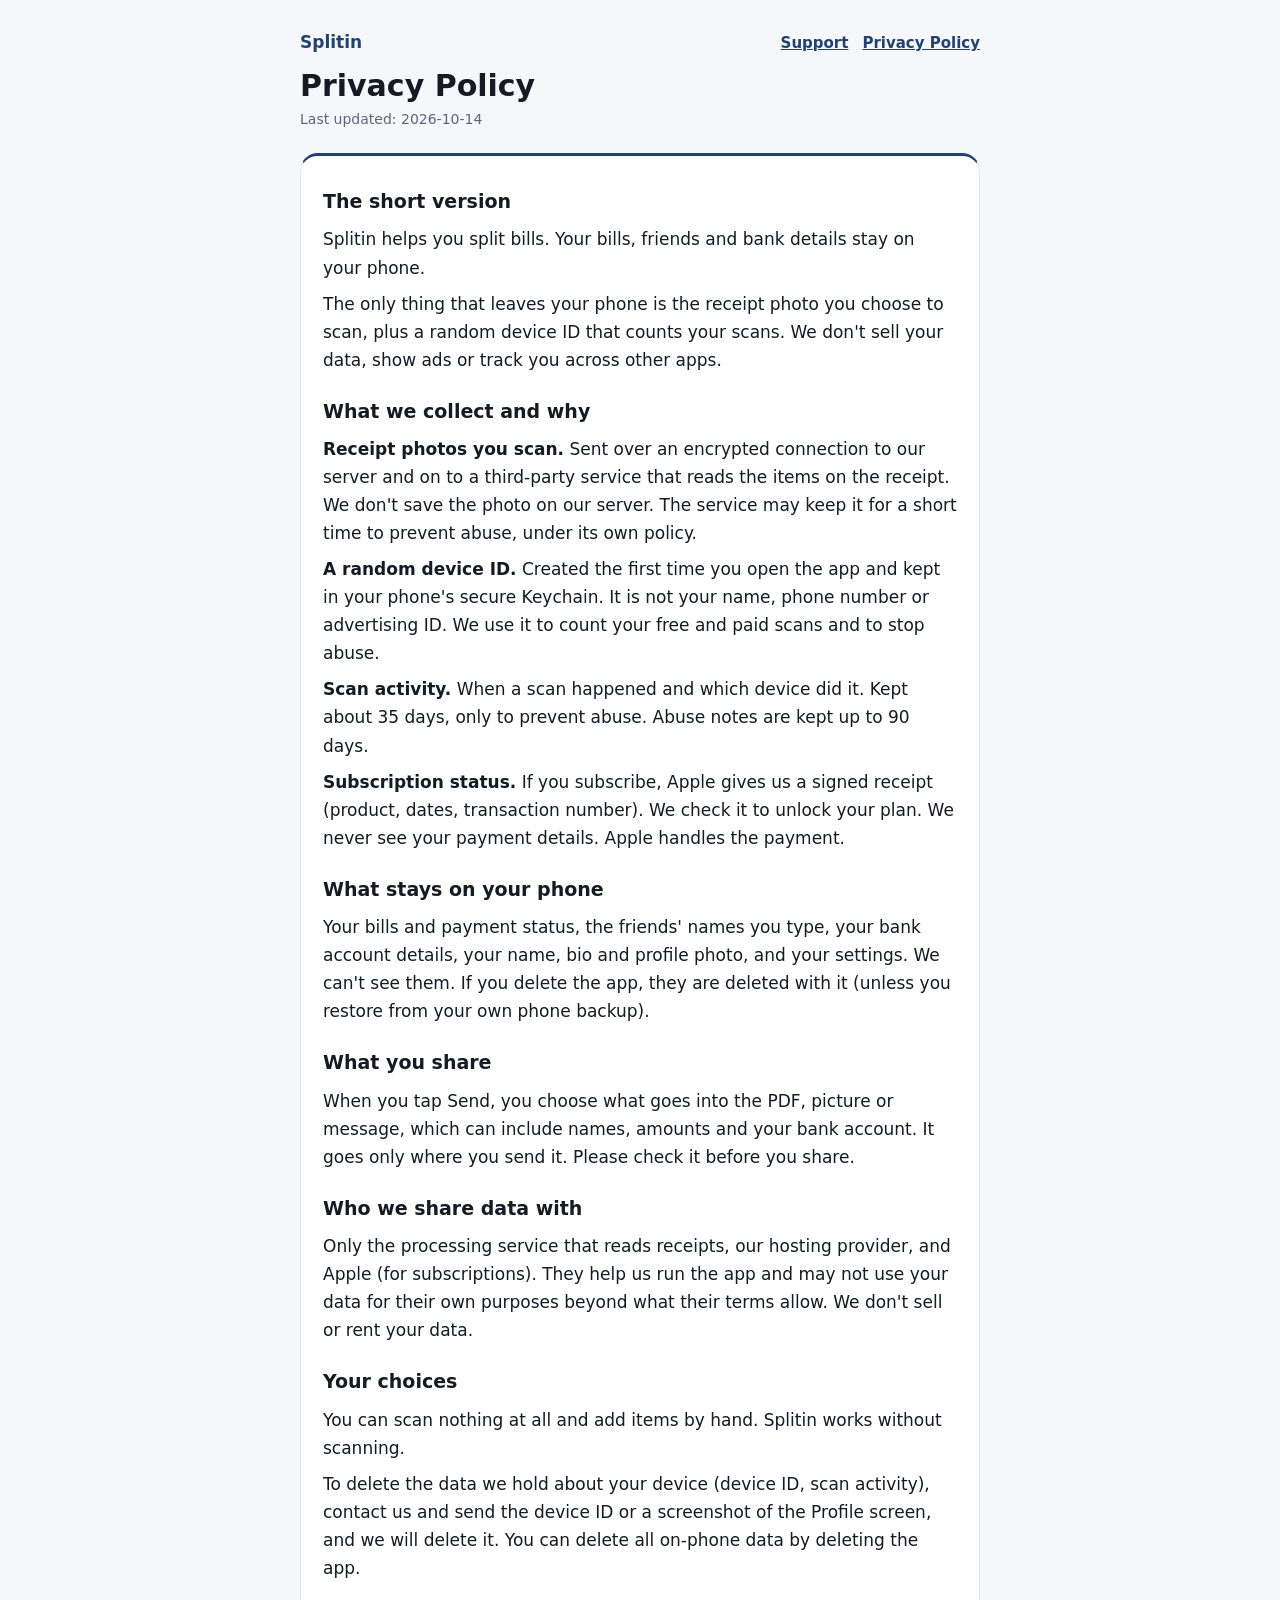
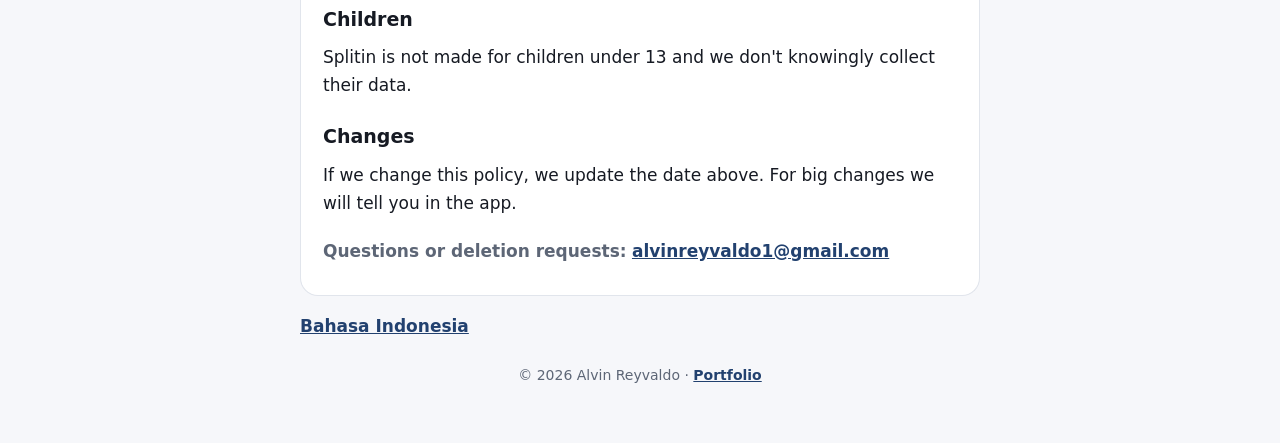
<file: splitin/privacy.html>
<!doctype html>
<html lang="en"><head><meta charset="utf-8"><meta name="viewport" content="width=device-width,initial-scale=1">
<title>Splitin — Privacy Policy</title>
<style>
:root{--bg:#F6F7FA;--card:#fff;--text:#161a23;--muted:#5d6676;--accent:#22416F;--line:#e1e5ec}
@media (prefers-color-scheme:dark){:root{--bg:#0e1117;--card:#161b24;--text:#e8ecf3;--muted:#8f9ab0;--accent:#6E9CE6;--line:#272f3d}}
*{box-sizing:border-box}body{margin:0;background:var(--bg);color:var(--text);font:17px/1.65 -apple-system,system-ui,"Segoe UI",Roboto,sans-serif}
main{max-width:720px;margin:0 auto;padding:28px 20px 56px}
header{display:flex;justify-content:space-between;align-items:center;gap:12px;margin-bottom:12px;flex-wrap:wrap}
.brand{font-weight:800;color:var(--accent)}nav a{margin-left:14px;font-size:15px}
a{color:var(--accent);font-weight:600}
h1{font-size:30px;line-height:1.2;margin:8px 0 4px}.updated{color:var(--muted);font-size:14px;margin:0 0 22px}
.card{background:var(--card);border:1px solid var(--line);border-radius:18px;padding:8px 22px 22px;border-top:3px solid var(--accent)}
h2{font-size:19px;margin:22px 0 6px}p{margin:8px 0}ul{padding-left:22px}
.contact{margin-top:20px;color:var(--muted)}
footer{margin-top:24px;color:var(--muted);font-size:14px;text-align:center}
</style></head><body><main>
<header><span class="brand">Splitin</span><nav><a href="support.html">Support</a><a href="privacy.html" aria-current=page>Privacy Policy</a></nav></header>
<div id="en"><h1>Privacy Policy</h1><p class="updated">Last updated: 2026-10-14</p><div class="card"><h2>The short version</h2><p>Splitin helps you split bills. Your bills, friends and bank details stay on your phone.</p><p>The only thing that leaves your phone is the receipt photo you choose to scan, plus a random device ID that counts your scans. We don't sell your data, show ads or track you across other apps.</p><h2>What we collect and why</h2><p><b>Receipt photos you scan.</b> Sent over an encrypted connection to our server and on to a third-party service that reads the items on the receipt. We don't save the photo on our server. The service may keep it for a short time to prevent abuse, under its own policy.</p><p><b>A random device ID.</b> Created the first time you open the app and kept in your phone's secure Keychain. It is not your name, phone number or advertising ID. We use it to count your free and paid scans and to stop abuse.</p><p><b>Scan activity.</b> When a scan happened and which device did it. Kept about 35 days, only to prevent abuse. Abuse notes are kept up to 90 days.</p><p><b>Subscription status.</b> If you subscribe, Apple gives us a signed receipt (product, dates, transaction number). We check it to unlock your plan. We never see your payment details. Apple handles the payment.</p><h2>What stays on your phone</h2><p>Your bills and payment status, the friends' names you type, your bank account details, your name, bio and profile photo, and your settings. We can't see them. If you delete the app, they are deleted with it (unless you restore from your own phone backup).</p><h2>What you share</h2><p>When you tap Send, you choose what goes into the PDF, picture or message, which can include names, amounts and your bank account. It goes only where you send it. Please check it before you share.</p><h2>Who we share data with</h2><p>Only the processing service that reads receipts, our hosting provider, and Apple (for subscriptions). They help us run the app and may not use your data for their own purposes beyond what their terms allow. We don't sell or rent your data.</p><h2>Your choices</h2><p>You can scan nothing at all and add items by hand. Splitin works without scanning.</p><p>To delete the data we hold about your device (device ID, scan activity), contact us and send the device ID or a screenshot of the Profile screen, and we will delete it. You can delete all on-phone data by deleting the app.</p><h2>Children</h2><p>Splitin is not made for children under 13 and we don't knowingly collect their data.</p><h2>Changes</h2><p>If we change this policy, we update the date above. For big changes we will tell you in the app.</p><p class="contact"><b>Questions or deletion requests:</b> <a href="mailto:alvinreyvaldo1@gmail.com">alvinreyvaldo1@gmail.com</a></p></div></div>
<div id="id" hidden><h1>Kebijakan Privasi</h1><p class="updated">Terakhir diperbarui: 2026-10-14</p><div class="card"><h2>Singkatnya</h2><p>Splitin membantu kamu patungan. Tagihan, daftar teman, dan data rekeningmu tetap ada di HP-mu.</p><p>Satu-satunya yang keluar dari HP adalah foto struk yang kamu pilih untuk di-scan, plus ID perangkat acak untuk menghitung scanmu. Kami tidak menjual datamu, tidak menampilkan iklan, dan tidak melacakmu di aplikasi lain.</p><h2>Apa yang kami kumpulkan dan kenapa</h2><p><b>Foto struk yang kamu scan.</b> Dikirim lewat koneksi terenkripsi ke server kami lalu ke layanan pihak ketiga yang membaca item di struk. Fotonya tidak kami simpan di server kami. Layanan tersebut bisa menyimpannya sebentar untuk mencegah penyalahgunaan, sesuai kebijakannya sendiri.</p><p><b>ID perangkat acak.</b> Dibuat saat kamu pertama kali membuka aplikasi dan disimpan di Keychain HP-mu yang aman. Ini bukan namamu, nomor teleponmu, atau ID iklan. Kami memakainya untuk menghitung scan gratis dan berbayar, serta mencegah penyalahgunaan.</p><p><b>Aktivitas scan.</b> Kapan scan terjadi dan dari perangkat mana. Disimpan sekitar 35 hari, hanya untuk mencegah penyalahgunaan. Catatan penyalahgunaan disimpan paling lama 90 hari.</p><p><b>Status langganan.</b> Kalau kamu berlangganan, Apple memberi kami tanda terima bertanda tangan (produk, tanggal, nomor transaksi). Kami memeriksanya untuk membuka paketmu. Kami tidak pernah melihat data pembayaranmu. Pembayaran diurus Apple.</p><h2>Yang tetap di HP-mu</h2><p>Tagihan dan status pembayaran, nama teman yang kamu ketik, data rekening bank, nama, bio, foto profil, dan pengaturanmu. Kami tidak bisa melihatnya. Kalau aplikasi dihapus, datanya ikut terhapus (kecuali kamu memulihkan dari cadangan HP-mu sendiri).</p><h2>Yang kamu bagikan</h2><p>Saat kamu mengetuk Kirim, kamu memilih isi PDF, gambar, atau pesan, yang bisa berisi nama, jumlah, dan rekeningmu. Isinya hanya ke tempat yang kamu tuju. Tolong cek dulu sebelum dibagikan.</p><h2>Dengan siapa kami berbagi data</h2><p>Hanya layanan yang membaca struk, penyedia hosting kami, dan Apple (untuk langganan). Mereka membantu aplikasi berjalan dan tidak boleh memakai datamu untuk keperluan sendiri di luar yang diizinkan syarat mereka. Kami tidak menjual atau menyewakan datamu.</p><h2>Pilihanmu</h2><p>Kamu boleh tidak scan sama sekali dan mengisi item manual. Splitin tetap bisa dipakai tanpa scan.</p><p>Untuk menghapus data yang kami simpan tentang perangkatmu (ID perangkat, aktivitas scan), hubungi kami dengan ID perangkat atau tangkapan layar halaman Profil, lalu kami hapus. Data di HP bisa kamu hapus dengan menghapus aplikasinya.</p><h2>Anak-anak</h2><p>Splitin tidak dibuat untuk anak di bawah 13 tahun dan kami tidak sengaja mengumpulkan data mereka.</p><h2>Perubahan</h2><p>Kalau kebijakan ini berubah, tanggal di atas kami perbarui. Untuk perubahan besar, kami kabari lewat aplikasi.</p><p class="contact"><b>Pertanyaan atau permintaan penghapusan:</b> <a href="mailto:alvinreyvaldo1@gmail.com">alvinreyvaldo1@gmail.com</a></p></div></div>
<p style="margin-top:16px"><a href="#" id="tog">Bahasa Indonesia</a></p>
<script>
var en=document.getElementById('en'),id=document.getElementById('id'),t=document.getElementById('tog');
function set(l){en.hidden=l==='id';id.hidden=l!=='id';t.textContent=l==='id'?'English':'Bahasa Indonesia';document.documentElement.lang=l}
t.onclick=function(e){e.preventDefault();set(id.hidden?'id':'en')};
if(location.hash==='#id')set('id');
</script>
<footer>&copy; 2026 Alvin Reyvaldo &middot; <a href="../index.html">Portfolio</a></footer>
</main></body></html>
</file>
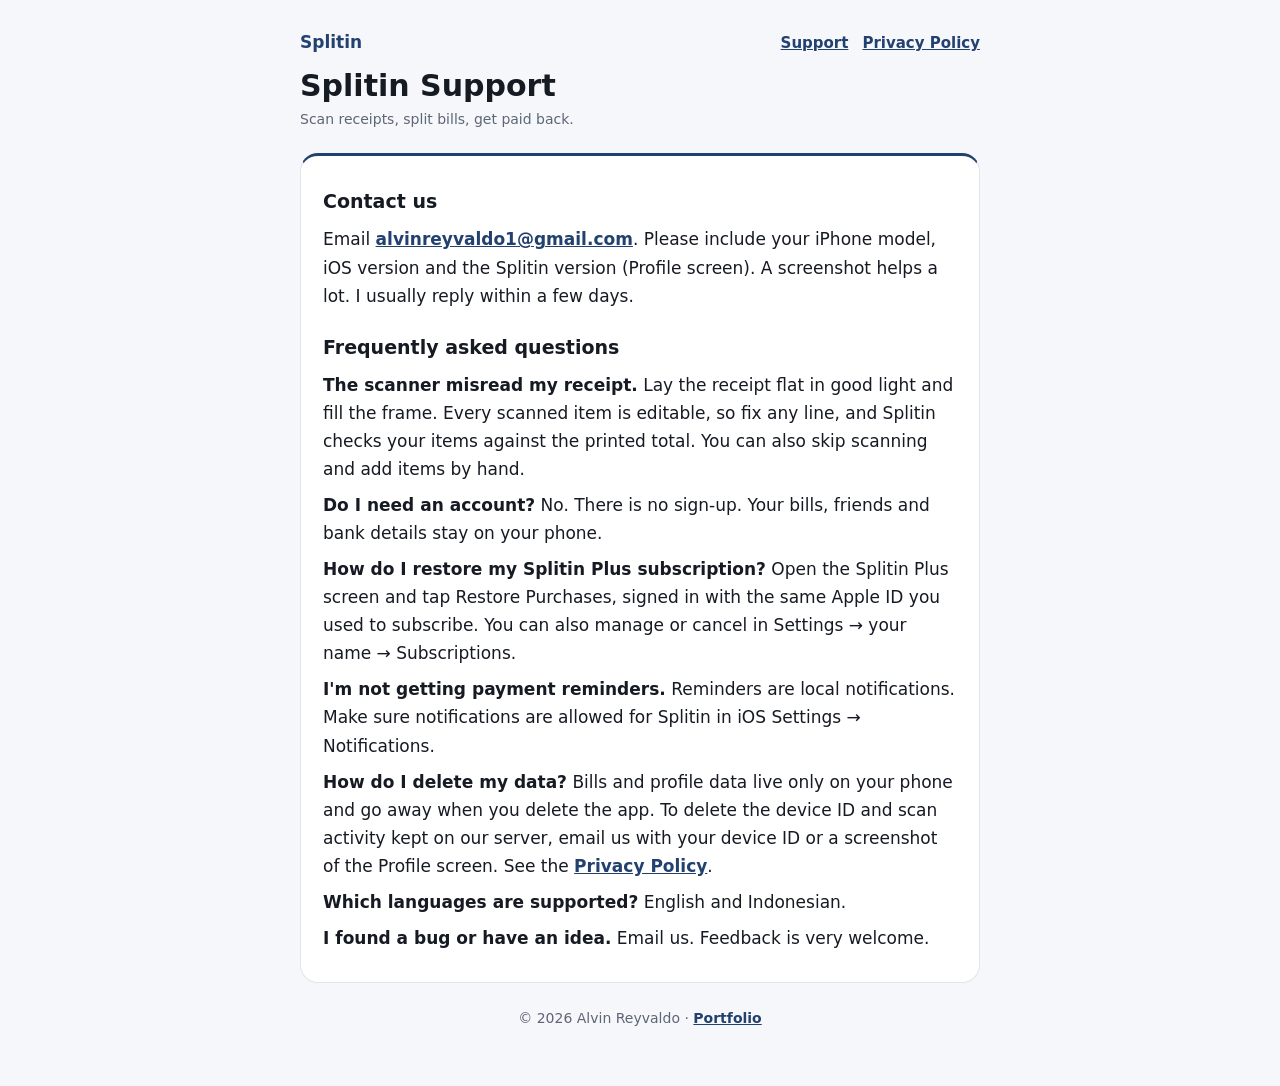
<file: splitin/support.html>
<!doctype html>
<html lang="en"><head><meta charset="utf-8"><meta name="viewport" content="width=device-width,initial-scale=1">
<title>Splitin — Support</title>
<style>
:root{--bg:#F6F7FA;--card:#fff;--text:#161a23;--muted:#5d6676;--accent:#22416F;--line:#e1e5ec}
@media (prefers-color-scheme:dark){:root{--bg:#0e1117;--card:#161b24;--text:#e8ecf3;--muted:#8f9ab0;--accent:#6E9CE6;--line:#272f3d}}
*{box-sizing:border-box}body{margin:0;background:var(--bg);color:var(--text);font:17px/1.65 -apple-system,system-ui,"Segoe UI",Roboto,sans-serif}
main{max-width:720px;margin:0 auto;padding:28px 20px 56px}
header{display:flex;justify-content:space-between;align-items:center;gap:12px;margin-bottom:12px;flex-wrap:wrap}
.brand{font-weight:800;color:var(--accent)}nav a{margin-left:14px;font-size:15px}
a{color:var(--accent);font-weight:600}
h1{font-size:30px;line-height:1.2;margin:8px 0 4px}.updated{color:var(--muted);font-size:14px;margin:0 0 22px}
.card{background:var(--card);border:1px solid var(--line);border-radius:18px;padding:8px 22px 22px;border-top:3px solid var(--accent)}
h2{font-size:19px;margin:22px 0 6px}p{margin:8px 0}ul{padding-left:22px}
.contact{margin-top:20px;color:var(--muted)}
footer{margin-top:24px;color:var(--muted);font-size:14px;text-align:center}
</style></head><body><main>
<header><span class="brand">Splitin</span><nav><a href="support.html" aria-current=page>Support</a><a href="privacy.html">Privacy Policy</a></nav></header>
<h1>Splitin Support</h1><p class="updated">Scan receipts, split bills, get paid back.</p>
<div class="card">
<h2>Contact us</h2>
<p>Email <a href="mailto:alvinreyvaldo1@gmail.com?subject=Splitin%20Support">alvinreyvaldo1@gmail.com</a>. Please include your iPhone model, iOS version and the Splitin version (Profile screen). A screenshot helps a lot. I usually reply within a few days.</p>
<h2>Frequently asked questions</h2>
<p><b>The scanner misread my receipt.</b> Lay the receipt flat in good light and fill the frame. Every scanned item is editable, so fix any line, and Splitin checks your items against the printed total. You can also skip scanning and add items by hand.</p>
<p><b>Do I need an account?</b> No. There is no sign-up. Your bills, friends and bank details stay on your phone.</p>
<p><b>How do I restore my Splitin Plus subscription?</b> Open the Splitin Plus screen and tap Restore Purchases, signed in with the same Apple ID you used to subscribe. You can also manage or cancel in Settings &rarr; your name &rarr; Subscriptions.</p>
<p><b>I'm not getting payment reminders.</b> Reminders are local notifications. Make sure notifications are allowed for Splitin in iOS Settings &rarr; Notifications.</p>
<p><b>How do I delete my data?</b> Bills and profile data live only on your phone and go away when you delete the app. To delete the device ID and scan activity kept on our server, email us with your device ID or a screenshot of the Profile screen. See the <a href="privacy.html">Privacy Policy</a>.</p>
<p><b>Which languages are supported?</b> English and Indonesian.</p>
<p><b>I found a bug or have an idea.</b> Email us. Feedback is very welcome.</p>
</div>
<footer>&copy; 2026 Alvin Reyvaldo &middot; <a href="../index.html">Portfolio</a></footer>
</main></body></html>
</file>
